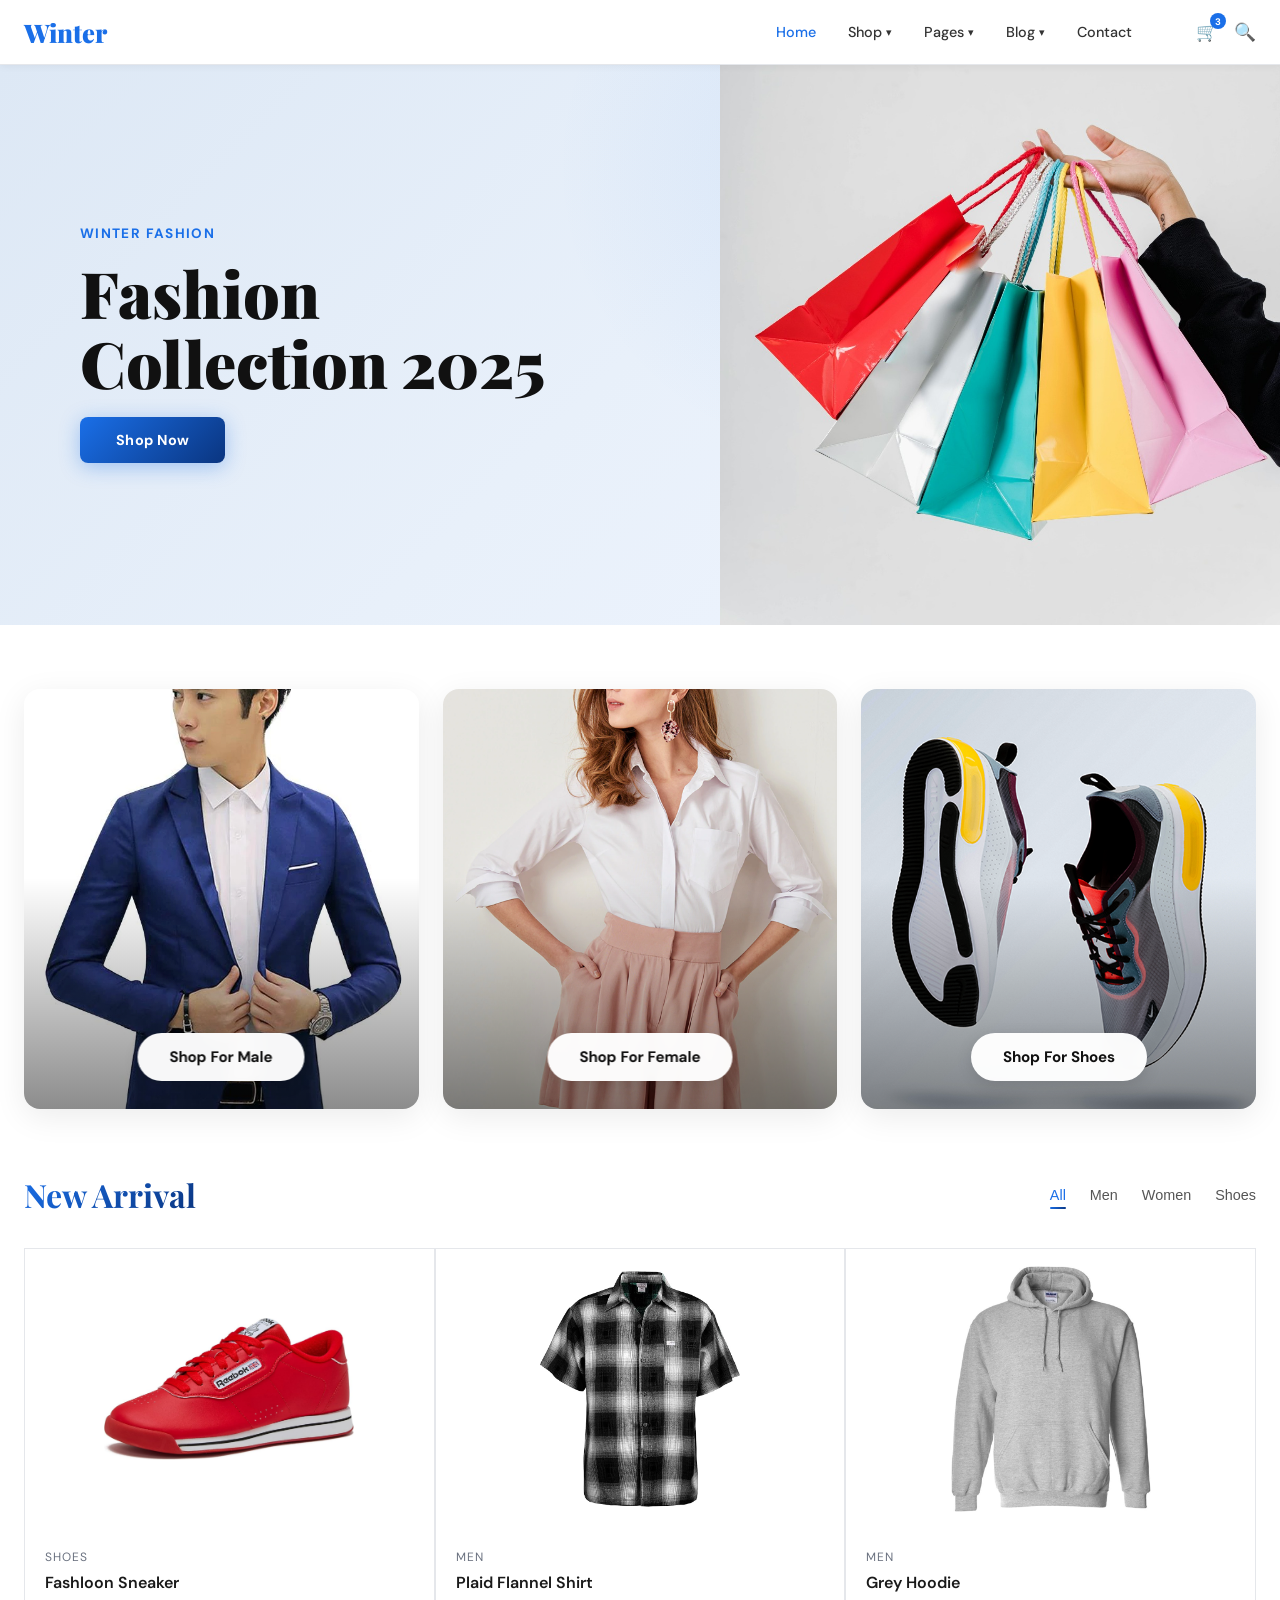
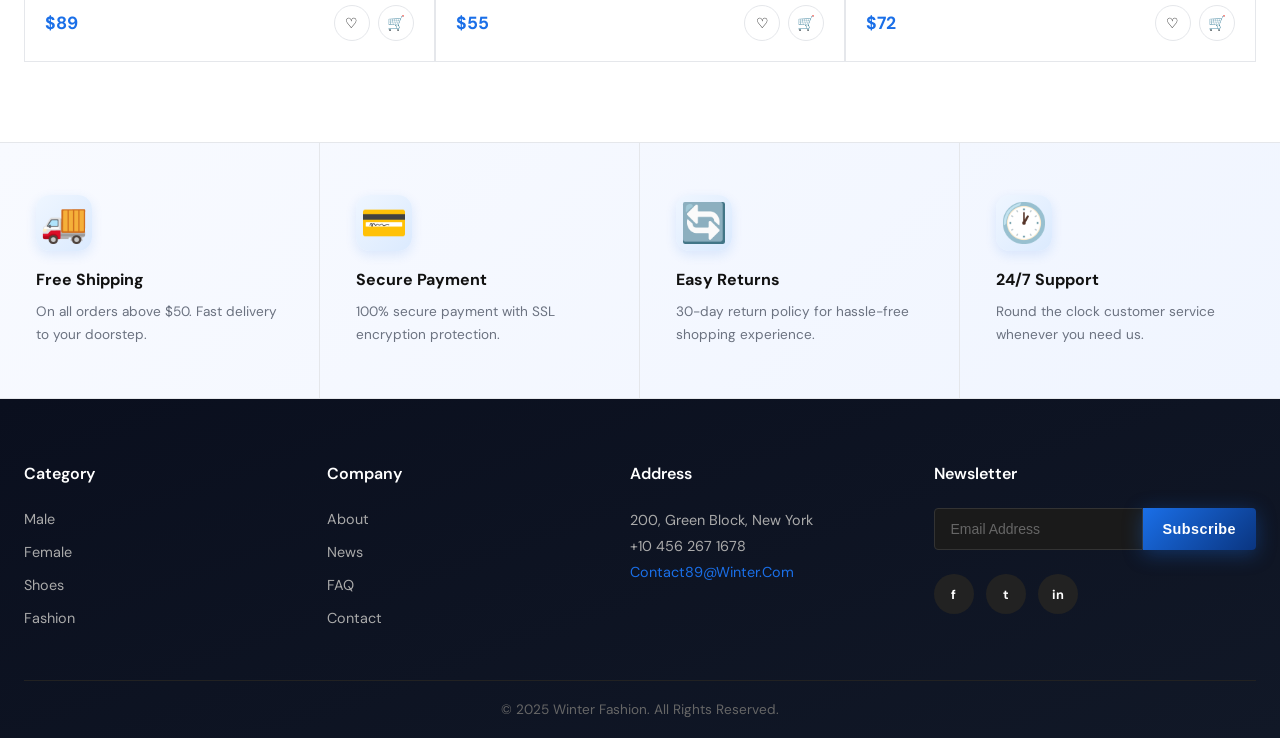
<file: index.html>
<!DOCTYPE html>
<html lang="en">
<head>
<meta charset="UTF-8">
<meta name="viewport" content="width=device-width, initial-scale=1.0">
<title>Winter Fashion</title>
<link href="https://fonts.googleapis.com/css2?family=Playfair+Display:wght@700;900&family=DM+Sans:wght@300;400;500;600&display=swap" rel="stylesheet">
<link rel="stylesheet" href="style.css">
</head>
<body>

<!-- NAVBAR -->
<nav class="navbar">
  <div class="nav-container">
    <a href="index.html" class="logo">Winter</a>
    <ul class="nav-links">
      <li><a href="index.html" class="active">Home</a></li>
      <li class="dropdown">
        <a href="#">Shop <span class="arrow">▾</span></a>
        <div class="dropdown-menu">
          <a href="male.html">Shop For Male</a>
          <a href="female.html">Shop For Female</a>
          <a href="shoes.html">Shoes</a>
        </div>
      </li>
      <li class="dropdown">
        <a href="#">Pages <span class="arrow">▾</span></a>
        <div class="dropdown-menu">
          <a href="product.html">Product Details</a>
          <a href="#">Login</a>
          <a href="#">Shopping Cart</a>
          <a href="#">Checkout</a>
        </div>
      </li>
      <li class="dropdown">
        <a href="#">Blog <span class="arrow">▾</span></a>
        <div class="dropdown-menu">
          <a href="#">Latest News</a>
          <a href="#">Fashion Tips</a>
        </div>
      </li>
      <li><a href="#">Contact</a></li>
    </ul>
    <div class="nav-icons">
      <a href="#" class="cart-icon">🛒<span class="badge">3</span></a>
      <a href="#" class="search-icon">🔍</a>
    </div>
    <button class="hamburger" onclick="toggleMenu()">☰</button>
  </div>
</nav>

<!-- HERO -->
<section class="hero">
  <div class="hero-content">
    <p class="hero-sub">Winter Fashion</p>
    <h1 class="hero-title">Fashion<br>Collection 2025</h1>
    <a href="male.html" class="btn-primary">Shop Now</a>
  </div>
  <div class="hero-image">
    <div class="hero-img-placeholder" style="padding-bottom: 250px;">
      <img src="hero.png" alt="Hero Image" style="width: 100%; height: auto;">
    </div>
  </div>
</section>

<!-- CATEGORY SECTION -->
<section class="categories">
  <div class="cat-card">
    <div class="cat-img cat-img-1">
      <div class="cat-img">
  <img src="feature_1.png" alt="">
</div>
    </div>
    <div class="cat-label"><a href="male.html">Shop For Male</a></div>
  </div>
  <div class="cat-card">
    <div class="cat-img cat-img-2">
        <img src="feature_2.png" alt="">

    </div>
    <div class="cat-label"><a href="female.html">Shop For Female</a></div>
  </div>
  <div class="cat-card">
    <div class="cat-img cat-img-3">
        <img src="feature_3.png" alt="">

    </div>
    <div class="cat-label"><a href="shoes.html">Shop For Shoes</a></div>
  </div>
</section>

<!-- NEW ARRIVALS -->
<section class="new-arrivals">
  <div class="section-header">
    <h2>New Arrival</h2>
    <div class="filter-tabs">
      <button class="tab active" onclick="filterProducts('all', this)">All</button>
      <button class="tab" onclick="filterProducts('men', this)">Men</button>
      <button class="tab" onclick="filterProducts('women', this)">Women</button>
      <button class="tab" onclick="filterProducts('shoes', this)">Shoes</button>
    </div>
  </div>
  <div class="products-grid" id="products-grid">
    <div class="product-card" data-cat="shoes">
      <div class="product-img" style="background:#FFFFFf;display:flex;align-items:center;justify-content:center;font-size:60px;">
        <img src="shoes.png" alt="Shoes"
        style="width: 250px;">
      </div>
      <div class="product-info">
        <span class="product-cat">Shoes</span>
        <h3>Fashloon Sneaker</h3>
        <div class="product-footer">
          <span class="price">$89</span>
          <div class="product-actions">
            <button class="icon-btn">♡</button>
            <button class="icon-btn">🛒</button>
          </div>
        </div>
      </div>
    </div>
    <div class="product-card" data-cat="men">
      <div class="product-img" style="background:#ffffff;display:flex;align-items:center;justify-content:center;font-size:60px;">
        <img src="shirt.png" alt="Shirt"
        style="width: 200px;">
      </div>
      <div class="product-info">
        <span class="product-cat">Men</span>
        <h3>Plaid Flannel Shirt</h3>
        <div class="product-footer">
          <span class="price">$55</span>
          <div class="product-actions">
            <button class="icon-btn">♡</button>
            <button class="icon-btn">🛒</button>
          </div>
        </div>
      </div>
    </div>
    <div class="product-card" data-cat="men">
      <div class="product-img" style="background:#ffffff;display:flex;align-items:center;justify-content:center;font-size:60px;">
        <img src="hoodie.png" alt="Hoodie"
        style="width: 200px;">
      </div>
      <div class="product-info">
        <span class="product-cat">Men</span>
        <h3>Grey Hoodie</h3>
        <div class="product-footer">
          <span class="price">$72</span>
          <div class="product-actions">
            <button class="icon-btn">♡</button>
            <button class="icon-btn">🛒</button>
          </div>
        </div>
      </div>
    </div>
    
    </div>
    
    </div>
    
    </div>
  </div>
</section>

<!-- FEATURES -->
<section class="features">
  <div class="feature">
    <div class="feature-icon">🚚</div>
    <h4>Free Shipping</h4>
    <p>On all orders above $50. Fast delivery to your doorstep.</p>
  </div>
  <div class="feature">
    <div class="feature-icon">💳</div>
    <h4>Secure Payment</h4>
    <p>100% secure payment with SSL encryption protection.</p>
  </div>
  <div class="feature">
    <div class="feature-icon">🔄</div>
    <h4>Easy Returns</h4>
    <p>30-day return policy for hassle-free shopping experience.</p>
  </div>
  <div class="feature">
    <div class="feature-icon">🕐</div>
    <h4>24/7 Support</h4>
    <p>Round the clock customer service whenever you need us.</p>
  </div>
</section>

<!-- FOOTER -->
<footer class="footer">
  <div class="footer-grid">
    <div class="footer-col">
      <h4>Category</h4>
      <ul>
        <li><a href="male.html">Male</a></li>
        <li><a href="female.html">Female</a></li>
        <li><a href="shoes.html">Shoes</a></li>
        <li><a href="#">Fashion</a></li>
      </ul>
    </div>
    <div class="footer-col">
      <h4>Company</h4>
      <ul>
        <li><a href="#">About</a></li>
        <li><a href="#">News</a></li>
        <li><a href="#">FAQ</a></li>
        <li><a href="#">Contact</a></li>
      </ul>
    </div>
    <div class="footer-col">
      <h4>Address</h4>
      <p>200, Green Block, New York</p>
      <p>+10 456 267 1678</p>
      <p><a href="mailto:contact@winter.com" style="color:#1a6fe8;">Contact89@Winter.Com</a></p>
    </div>
    <div class="footer-col">
      <h4>Newsletter</h4>
      <div class="newsletter">
        <input type="email" placeholder="Email Address">
        <button class="btn-primary">Subscribe</button>
      </div>
      <div class="social-icons">
        <a href="#" class="social">f</a>
        <a href="#" class="social">t</a>
        <a href="#" class="social">in</a>
      </div>
    </div>
  </div>
  <div class="footer-bottom">
    <p>© 2025 Winter Fashion. All Rights Reserved.</p>
  </div>
</footer>

<script src="main.js"></script>
</body>
</html>
</file>
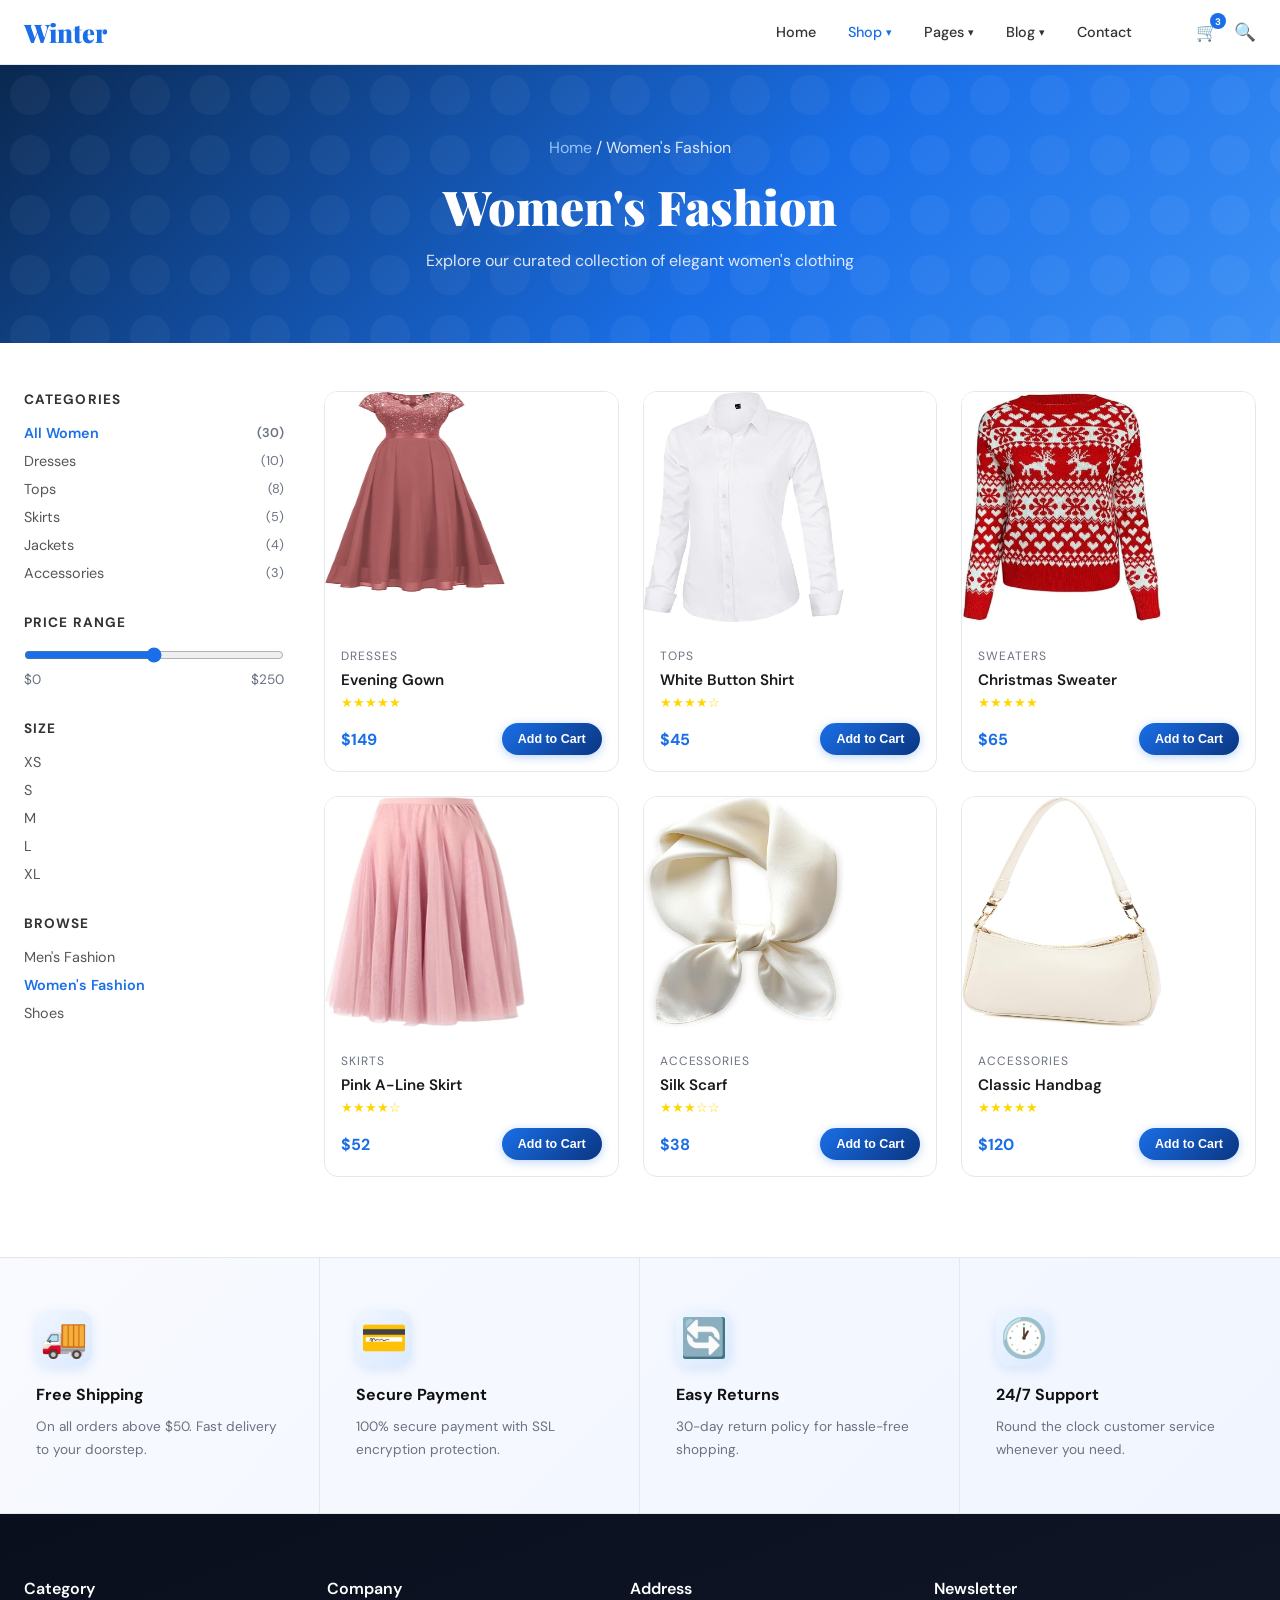
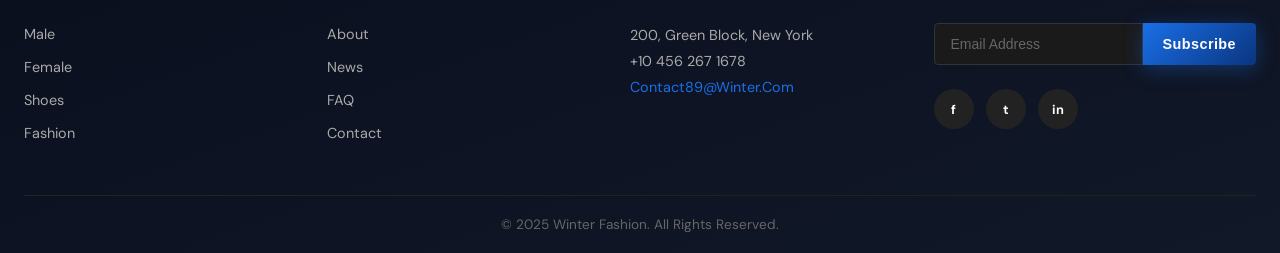
<file: Female.html>
<!DOCTYPE html>
<html lang="en">
<head>
<meta charset="UTF-8">
<meta name="viewport" content="width=device-width, initial-scale=1.0">
<title>Women's Fashion – Winter</title>
<link href="https://fonts.googleapis.com/css2?family=Playfair+Display:wght@700;900&family=DM+Sans:wght@300;400;500;600&display=swap" rel="stylesheet">
<link rel="stylesheet" href="style.css">
</head>
<body>

<nav class="navbar">
  <div class="nav-container">
    <a href="index.html" class="logo">Winter</a>
    <ul class="nav-links">
      <li><a href="index.html">Home</a></li>
      <li class="dropdown">
        <a href="#" class="active">Shop <span class="arrow">▾</span></a>
        <div class="dropdown-menu">
          <a href="male.html">Shop For Male</a>
          <a href="female.html">Shop For Female</a>
          <a href="shoes.html">Shoes</a>
        </div>
      </li>
      <li class="dropdown">
        <a href="#">Pages <span class="arrow">▾</span></a>
        <div class="dropdown-menu">
          <a href="product.html">Product Details</a>
          <a href="#">Login</a>
          <a href="#">Shopping Cart</a>
          <a href="#">Checkout</a>
        </div>
      </li>
      <li class="dropdown">
        <a href="#">Blog <span class="arrow">▾</span></a>
        <div class="dropdown-menu">
          <a href="#">Latest News</a>
          <a href="#">Fashion Tips</a>
        </div>
      </li>
      <li><a href="#">Contact</a></li>
    </ul>
    <div class="nav-icons">
      <a href="#" class="cart-icon">🛒<span class="badge">3</span></a>
      <a href="#" class="search-icon">🔍</a>
    </div>
    <button class="hamburger" onclick="toggleMenu()">☰</button>
  </div>
</nav>

<section class="shop-hero">
  <p class="breadcrumb"><a href="index.html">Home</a> / Women's Fashion</p>
  <h1>Women's Fashion</h1>
  <p>Explore our curated collection of elegant women's clothing</p>
</section>

<div class="shop-layout">
  <aside class="sidebar">
    <div class="sidebar-section">
      <h4>Categories</h4>
      <ul>
        <li><a href="#" class="active">All Women <span class="count">(30)</span></a></li>
        <li><a href="#">Dresses <span class="count">(10)</span></a></li>
        <li><a href="#">Tops <span class="count">(8)</span></a></li>
        <li><a href="#">Skirts <span class="count">(5)</span></a></li>
        <li><a href="#">Jackets <span class="count">(4)</span></a></li>
        <li><a href="#">Accessories <span class="count">(3)</span></a></li>
      </ul>
    </div>
    <div class="sidebar-section">
      <h4>Price Range</h4>
      <div class="price-range">
        <input type="range" min="0" max="500" value="250">
        <div class="price-range-vals"><span>$0</span><span>$250</span></div>
      </div>
    </div>
    <div class="sidebar-section">
      <h4>Size</h4>
      <ul>
        <li><a href="#">XS</a></li>
        <li><a href="#">S</a></li>
        <li><a href="#">M</a></li>
        <li><a href="#">L</a></li>
        <li><a href="#">XL</a></li>
      </ul>
    </div>
    <div class="sidebar-section">
      <h4>Browse</h4>
      <ul>
        <li><a href="male.html">Men's Fashion</a></li>
        <li><a href="female.html" class="active">Women's Fashion</a></li>
        <li><a href="shoes.html">Shoes</a></li>
      </ul>
    </div>
  </aside>

  <main>
    <div class="shop-grid">
      <div class="shop-product-card" onclick="location.href='product.html'">
        <div class="product-img" style="background:#FFFFFF;">
          <img src="evening.png" alt="Evening Gown" style="width: 180px; height: 200px;">
        </div>
        <div class="product-info">
          <p class="product-cat">Dresses</p>
          <h3>Evening Gown</h3>
          <div class="rating">★★★★★</div>
          <div class="product-footer">
            <span class="price">$149</span>
            <button class="add-btn">Add to Cart</button>
          </div>
        </div>
      </div>
      <div class="shop-product-card" onclick="location.href='product.html'">
        <div class="product-img" style="background:#FFFFFF;">
          <img src="whitebutton.png" alt="Shirt" style="width: 200px; height: 230px;">  
        </div>
        <div class="product-info">
          <p class="product-cat">Tops</p>
          <h3>White Button Shirt</h3>
          <div class="rating">★★★★☆</div>
          <div class="product-footer">
            <span class="price">$45</span>
            <button class="add-btn">Add to Cart</button>
          </div>
        </div>
      </div>
      <div class="shop-product-card" onclick="location.href='product.html'">
        <div class="product-img" style="background:#FFFFFF;">
          <img src="christmas.png" alt="Christmas Sweater" style="width: 200px; height: 230px;">
        </div>
        <div class="product-info">
          <p class="product-cat">Sweaters</p>
          <h3>Christmas Sweater</h3>
          <div class="rating">★★★★★</div>
          <div class="product-footer">
            <span class="price">$65</span>
            <button class="add-btn">Add to Cart</button>
          </div>
        </div>
      </div>
      <div class="shop-product-card" onclick="location.href='product.html'">
        <div class="product-img" style="background:#FFFFFF;">
          <img src="pinkskirt.png" alt="Pink Skirt" style="width: 200px; height: 230px;">
        </div>
        <div class="product-info">
          <p class="product-cat">Skirts</p>
          <h3>Pink A-Line Skirt</h3>
          <div class="rating">★★★★☆</div>
          <div class="product-footer">
            <span class="price">$52</span>
            <button class="add-btn">Add to Cart</button>
          </div>
        </div>
      </div>
      <div class="shop-product-card" onclick="location.href='product.html'">
        <div class="product-img" style="background:#FFFFFF;">
          <img src="silkscarf.png" alt="Silk Scarf" style="width: 200px; height: 230px;">
        </div>
        <div class="product-info">
          <p class="product-cat">Accessories</p>
          <h3>Silk Scarf</h3>
          <div class="rating">★★★☆☆</div>
          <div class="product-footer">
            <span class="price">$38</span>
            <button class="add-btn">Add to Cart</button>
          </div>
        </div>
      </div>
      <div class="shop-product-card" onclick="location.href='product.html'">
        <div class="product-img" style="background:#FFFFFF;">
          <img src="handbag.png" alt="Handbag" style="width: 200px; height: 230px;">
          
        </div>
        <div class="product-info">
          <p class="product-cat">Accessories</p>
          <h3>Classic Handbag</h3>
          <div class="rating">★★★★★</div>
          <div class="product-footer">
            <span class="price">$120</span>
            <button class="add-btn">Add to Cart</button>
          </div>
        </div>
      </div>
    </div>
  </main>
</div>

<section class="features">
  <div class="feature"><div class="feature-icon">🚚</div><h4>Free Shipping</h4><p>On all orders above $50. Fast delivery to your doorstep.</p></div>
  <div class="feature"><div class="feature-icon">💳</div><h4>Secure Payment</h4><p>100% secure payment with SSL encryption protection.</p></div>
  <div class="feature"><div class="feature-icon">🔄</div><h4>Easy Returns</h4><p>30-day return policy for hassle-free shopping.</p></div>
  <div class="feature"><div class="feature-icon">🕐</div><h4>24/7 Support</h4><p>Round the clock customer service whenever you need.</p></div>
</section>

<footer class="footer">
  <div class="footer-grid">
    <div class="footer-col"><h4>Category</h4><ul><li><a href="male.html">Male</a></li><li><a href="female.html">Female</a></li><li><a href="shoes.html">Shoes</a></li><li><a href="#">Fashion</a></li></ul></div>
    <div class="footer-col"><h4>Company</h4><ul><li><a href="#">About</a></li><li><a href="#">News</a></li><li><a href="#">FAQ</a></li><li><a href="#">Contact</a></li></ul></div>
    <div class="footer-col"><h4>Address</h4><p>200, Green Block, New York</p><p>+10 456 267 1678</p><p><a href="mailto:contact@winter.com" style="color:#1a6fe8;">Contact89@Winter.Com</a></p></div>
    <div class="footer-col"><h4>Newsletter</h4><div class="newsletter"><input type="email" placeholder="Email Address"><button class="btn-primary">Subscribe</button></div><div class="social-icons"><a href="#" class="social">f</a><a href="#" class="social">t</a><a href="#" class="social">in</a></div></div>
  </div>
  <div class="footer-bottom"><p>© 2025 Winter Fashion. All Rights Reserved.</p></div>
</footer>

<script src="main.js"></script>
</body>
</html>
</file>
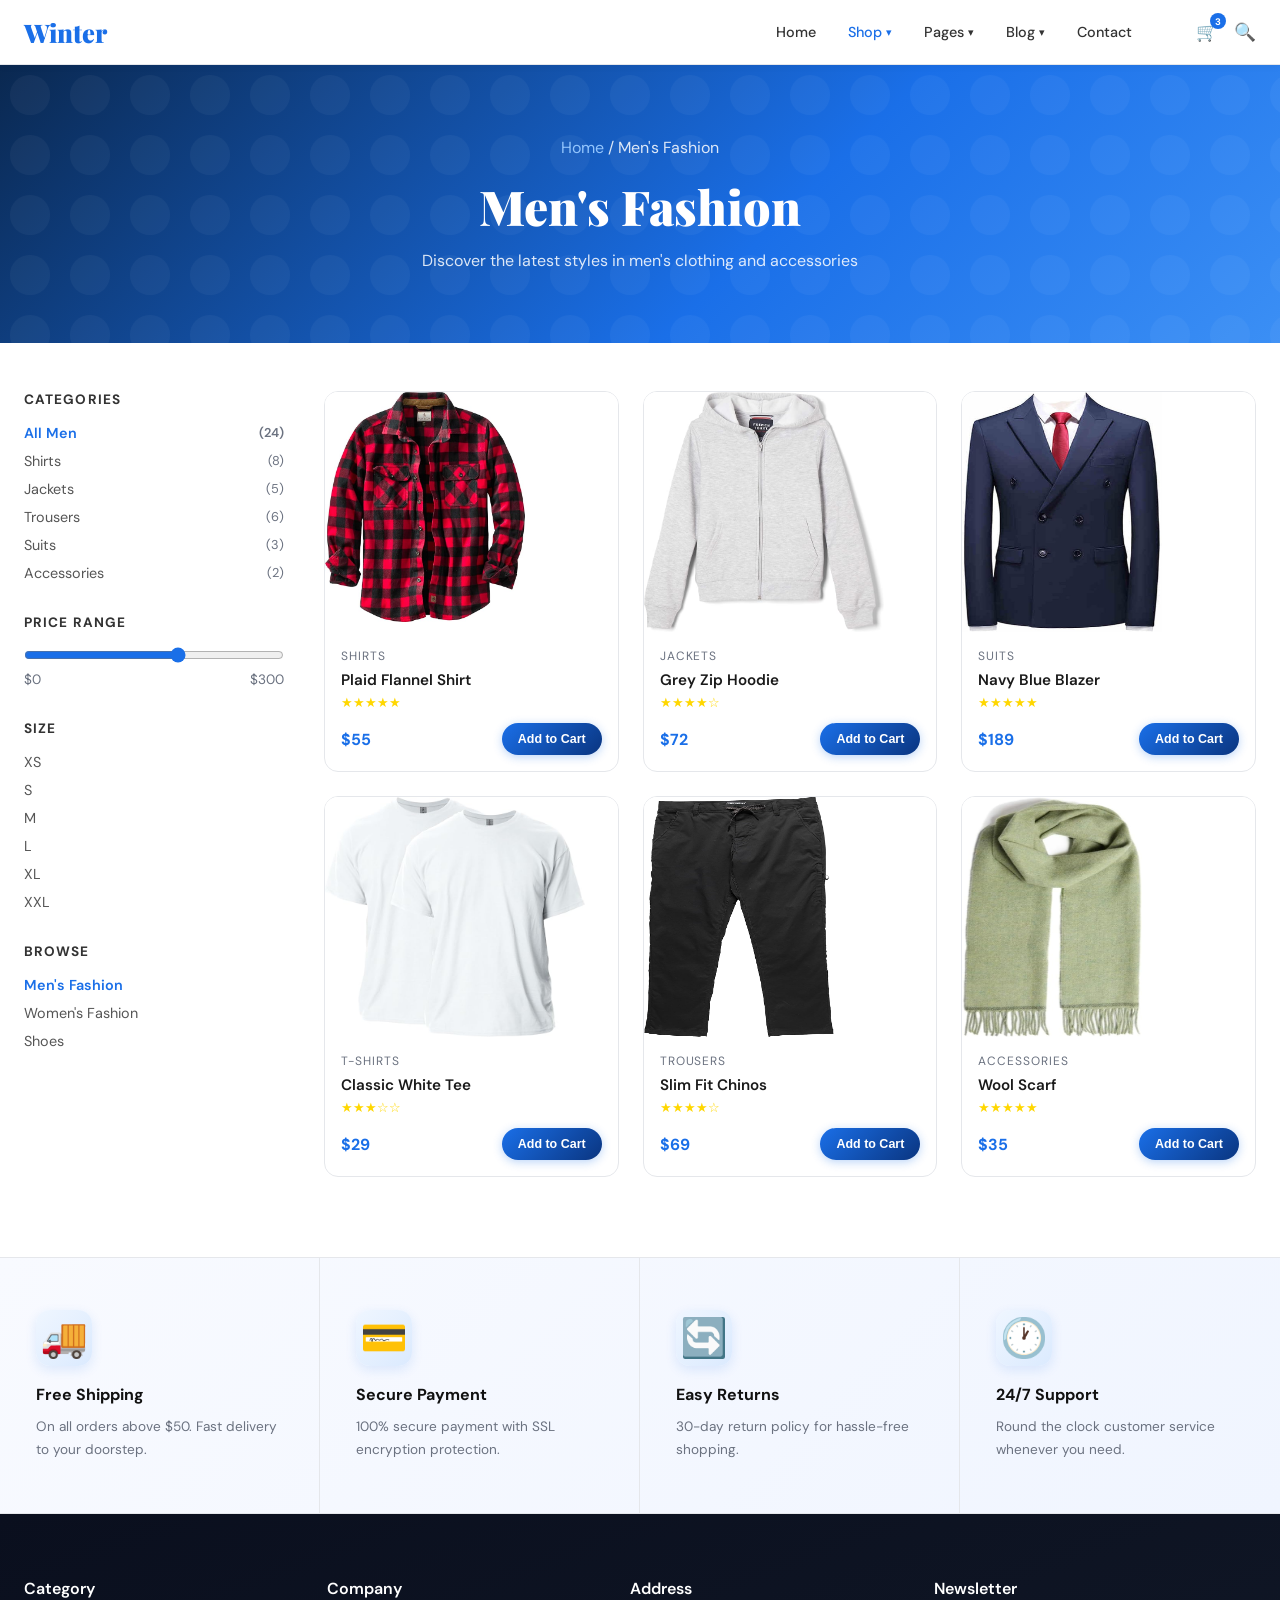
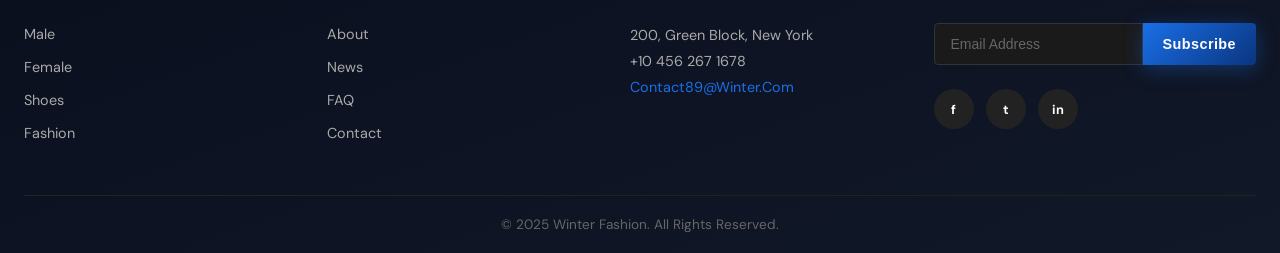
<file: male.html>
<!DOCTYPE html>
<html lang="en">
<head>
<meta charset="UTF-8">
<meta name="viewport" content="width=device-width, initial-scale=1.0">
<title>Men's Fashion – Winter</title>
<link href="https://fonts.googleapis.com/css2?family=Playfair+Display:wght@700;900&family=DM+Sans:wght@300;400;500;600&display=swap" rel="stylesheet">
<link rel="stylesheet" href="style.css">
</head>
<body>

<nav class="navbar">
  <div class="nav-container">
    <a href="index.html" class="logo">Winter</a>
    <ul class="nav-links">
      <li><a href="index.html">Home</a></li>
      <li class="dropdown">
        <a href="#" class="active">Shop <span class="arrow">▾</span></a>
        <div class="dropdown-menu">
          <a href="male.html">Shop For Male</a>
          <a href="female.html">Shop For Female</a>
          <a href="shoes.html">Shoes</a>
        </div>
      </li>
      <li class="dropdown">
        <a href="#">Pages <span class="arrow">▾</span></a>
        <div class="dropdown-menu">
          <a href="product.html">Product Details</a>
          <a href="#">Login</a>
          <a href="#">Shopping Cart</a>
          <a href="#">Checkout</a>
        </div>
      </li>
      <li class="dropdown">
        <a href="#">Blog <span class="arrow">▾</span></a>
        <div class="dropdown-menu">
          <a href="#">Latest News</a>
          <a href="#">Fashion Tips</a>
        </div>
      </li>
      <li><a href="#">Contact</a></li>
    </ul>
    <div class="nav-icons">
      <a href="#" class="cart-icon">🛒<span class="badge">3</span></a>
      <a href="#" class="search-icon">🔍</a>
    </div>
    <button class="hamburger" onclick="toggleMenu()">☰</button>
  </div>
</nav>

<section class="shop-hero">
  <p class="breadcrumb"><a href="index.html">Home</a> / Men's Fashion</p>
  <h1>Men's Fashion</h1>
  <p>Discover the latest styles in men's clothing and accessories</p>
</section>

<div class="shop-layout">
  <!-- SIDEBAR -->
  <aside class="sidebar">
    <div class="sidebar-section">
      <h4>Categories</h4>
      <ul>
        <li><a href="#" class="active">All Men <span class="count">(24)</span></a></li>
        <li><a href="#">Shirts <span class="count">(8)</span></a></li>
        <li><a href="#">Jackets <span class="count">(5)</span></a></li>
        <li><a href="#">Trousers <span class="count">(6)</span></a></li>
        <li><a href="#">Suits <span class="count">(3)</span></a></li>
        <li><a href="#">Accessories <span class="count">(2)</span></a></li>
      </ul>
    </div>
    <div class="sidebar-section">
      <h4>Price Range</h4>
      <div class="price-range">
        <input type="range" min="0" max="500" value="300">
        <div class="price-range-vals"><span>$0</span><span>$300</span></div>
      </div>
    </div>
    <div class="sidebar-section">
      <h4>Size</h4>
      <ul>
        <li><a href="#">XS</a></li>
        <li><a href="#">S</a></li>
        <li><a href="#">M</a></li>
        <li><a href="#">L</a></li>
        <li><a href="#">XL</a></li>
        <li><a href="#">XXL</a></li>
      </ul>
    </div>
    <div class="sidebar-section">
      <h4>Browse</h4>
      <ul>
        <li><a href="male.html" class="active">Men's Fashion</a></li>
        <li><a href="female.html">Women's Fashion</a></li>
        <li><a href="shoes.html">Shoes</a></li>
      </ul>
    </div>
  </aside>

  <!-- PRODUCTS -->
  <main>
    <div class="shop-grid">
      <div class="shop-product-card" onclick="location.href='product.html'">
        <div class="product-img" style="background:#FFFFFF;">
          <img src="shirt2.png" alt="Shirt" style="width: 200px; height: 230px;">
        </div>
        <div class="product-info">
          <p class="product-cat">Shirts</p>
          <h3>Plaid Flannel Shirt</h3>
          <div class="rating">★★★★★</div>
          <div class="product-footer">
            <span class="price">$55</span>
            <button class="add-btn">Add to Cart</button>
          </div>
        </div>
      </div>
      <div class="shop-product-card" onclick="location.href='product.html'">
        <div class="product-img" style="background:#FFFFFF;">
          <img src="greyziphoodie.png" alt="Hoodie" style="width: 240px; height: 240px;"
          style="background-color: white;">
        </div>
        <div class="product-info">
          <p class="product-cat">Jackets</p>
          <h3>Grey Zip Hoodie</h3>
          <div class="rating">★★★★☆</div>
          <div class="product-footer">
            <span class="price">$72</span>
            <button class="add-btn">Add to Cart</button>
          </div>
        </div>
      </div>
      <div class="shop-product-card" onclick="location.href='product.html'">
        <div class="product-img" style="font-size:56px; background-color: white;">
          <img src="blazer.png" alt="Blazer" style="width: 200px; height: 240px;">
        </div>
        <div class="product-info">
          <p class="product-cat">Suits</p>
          <h3>Navy Blue Blazer</h3>
          <div class="rating">★★★★★</div>
          <div class="product-footer">
            <span class="price">$189</span>
            <button class="add-btn">Add to Cart</button>
          </div>
        </div>
      </div>
      <div class="shop-product-card" onclick="location.href='product.html'">
        <div class="product-img" style="font-size:56px; background-color: white;">
          <img src="whitetee.png" alt="T-Shirt" style="width: 260px; height: 240px;">
        </div>
        <div class="product-info">
          <p class="product-cat">T-Shirts</p>
          <h3>Classic White Tee</h3>
          <div class="rating">★★★☆☆</div>
          <div class="product-footer">
            <span class="price">$29</span>
            <button class="add-btn">Add to Cart</button>
          </div>
        </div>
      </div>
      <div class="shop-product-card" onclick="location.href='product.html'">
        <div class="product-img" style="font-size:56px; background-color: white;">
          <img src="chinos.png" alt="Chinos" style="width: 190px; height: 240px;">
        </div>
        <div class="product-info">
          <p class="product-cat">Trousers</p>
          <h3>Slim Fit Chinos</h3>
          <div class="rating">★★★★☆</div>
          <div class="product-footer">
            <span class="price">$69</span>
            <button class="add-btn">Add to Cart</button>
          </div>
        </div>
      </div>
      <div class="shop-product-card" onclick="location.href='product.html'">
        <div class="product-img" style="font-size:56px; background-color: white;">
          <img src="scarf.png" alt="Scarf" style="width: 180px; height: 240px;">
        </div>
        <div class="product-info">
          <p class="product-cat">Accessories</p>
          <h3>Wool Scarf</h3>
          <div class="rating">★★★★★</div>
          <div class="product-footer">
            <span class="price">$35</span>
            <button class="add-btn">Add to Cart</button>
          </div>
        </div>
      </div>
    </div>
  </main>
</div>

<!-- FEATURES -->
<section class="features">
  <div class="feature"><div class="feature-icon">🚚</div><h4>Free Shipping</h4><p>On all orders above $50. Fast delivery to your doorstep.</p></div>
  <div class="feature"><div class="feature-icon">💳</div><h4>Secure Payment</h4><p>100% secure payment with SSL encryption protection.</p></div>
  <div class="feature"><div class="feature-icon">🔄</div><h4>Easy Returns</h4><p>30-day return policy for hassle-free shopping.</p></div>
  <div class="feature"><div class="feature-icon">🕐</div><h4>24/7 Support</h4><p>Round the clock customer service whenever you need.</p></div>
</section>

<footer class="footer">
  <div class="footer-grid">
    <div class="footer-col"><h4>Category</h4><ul><li><a href="male.html">Male</a></li><li><a href="female.html">Female</a></li><li><a href="shoes.html">Shoes</a></li><li><a href="#">Fashion</a></li></ul></div>
    <div class="footer-col"><h4>Company</h4><ul><li><a href="#">About</a></li><li><a href="#">News</a></li><li><a href="#">FAQ</a></li><li><a href="#">Contact</a></li></ul></div>
    <div class="footer-col"><h4>Address</h4><p>200, Green Block, New York</p><p>+10 456 267 1678</p><p><a href="mailto:contact@winter.com" style="color:#1a6fe8;">Contact89@Winter.Com</a></p></div>
    <div class="footer-col"><h4>Newsletter</h4><div class="newsletter"><input type="email" placeholder="Email Address"><button class="btn-primary">Subscribe</button></div><div class="social-icons"><a href="#" class="social">f</a><a href="#" class="social">t</a><a href="#" class="social">in</a></div></div>
  </div>
  <div class="footer-bottom"><p>© 2025 Winter Fashion. All Rights Reserved.</p></div>
</footer>

<script src="main.js"></script>
</body>
</html>
</file>
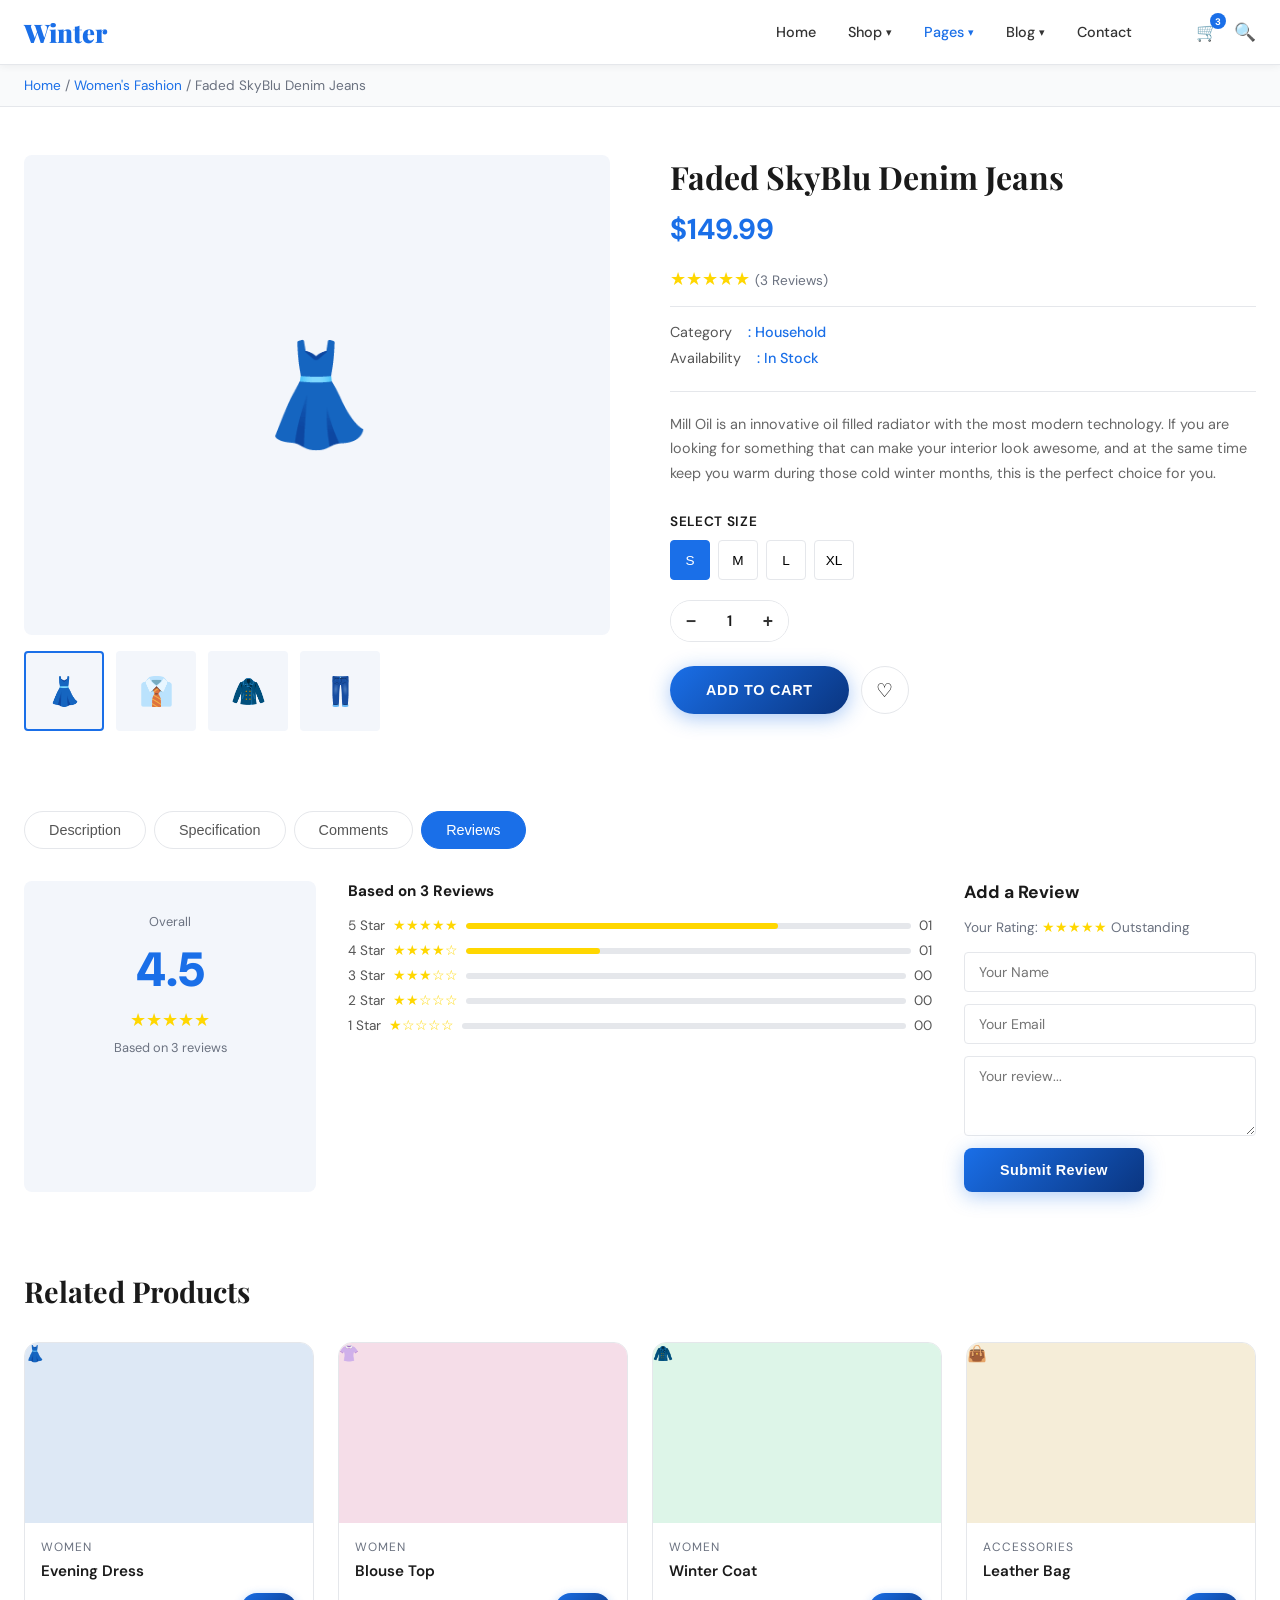
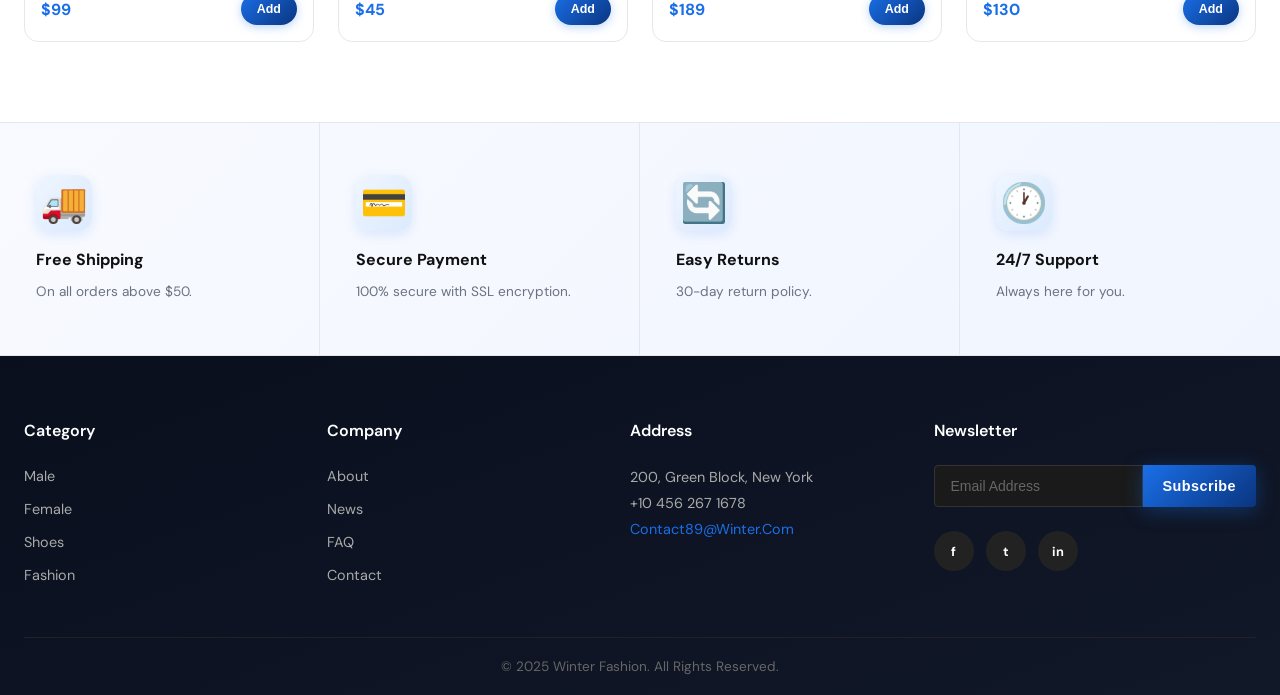
<file: product.html>
<!DOCTYPE html>
<html lang="en">
<head>
<meta charset="UTF-8">
<meta name="viewport" content="width=device-width, initial-scale=1.0">
<title>Product Details – Winter</title>
<link href="https://fonts.googleapis.com/css2?family=Playfair+Display:wght@700;900&family=DM+Sans:wght@300;400;500;600&display=swap" rel="stylesheet">
<link rel="stylesheet" href="style.css">
</head>
<body>

<nav class="navbar">
  <div class="nav-container">
    <a href="index.html" class="logo">Winter</a>
    <ul class="nav-links">
      <li><a href="index.html">Home</a></li>
      <li class="dropdown">
        <a href="#">Shop <span class="arrow">▾</span></a>
        <div class="dropdown-menu">
          <a href="male.html">Shop For Male</a>
          <a href="female.html">Shop For Female</a>
          <a href="shoes.html">Shoes</a>
        </div>
      </li>
      <li class="dropdown">
        <a href="#" class="active">Pages <span class="arrow">▾</span></a>
        <div class="dropdown-menu">
          <a href="product.html">Product Details</a>
          <a href="#">Login</a>
          <a href="#">Shopping Cart</a>
          <a href="#">Checkout</a>
        </div>
      </li>
      <li class="dropdown">
        <a href="#">Blog <span class="arrow">▾</span></a>
        <div class="dropdown-menu">
          <a href="#">Latest News</a>
          <a href="#">Fashion Tips</a>
        </div>
      </li>
      <li><a href="#">Contact</a></li>
    </ul>
    <div class="nav-icons">
      <a href="#" class="cart-icon">🛒<span class="badge">3</span></a>
      <a href="#" class="search-icon">🔍</a>
    </div>
    <button class="hamburger" onclick="toggleMenu()">☰</button>
  </div>
</nav>

<!-- BREADCRUMB -->
<div style="background:#f9fafb; padding:12px 24px; border-bottom:1px solid #e5e7eb;">
  <p style="max-width:1280px;margin:0 auto;font-size:0.85rem;color:#6b7280;">
    <a href="index.html" style="color:#1a6fe8;">Home</a> /
    <a href="female.html" style="color:#1a6fe8;">Women's Fashion</a> /
    Faded SkyBlu Denim Jeans
  </p>
</div>

<!-- PRODUCT DETAIL -->
<div class="product-detail">
  <!-- Images -->
  <div class="product-images">
    <div class="main-image" id="main-img">👗</div>
    <div class="thumbnails">
      <div class="thumb active" onclick="selectThumb(this, '👗')">👗</div>
      <div class="thumb" onclick="selectThumb(this, '👔')">👔</div>
      <div class="thumb" onclick="selectThumb(this, '🧥')">🧥</div>
      <div class="thumb" onclick="selectThumb(this, '👖')">👖</div>
    </div>
  </div>

  <!-- Info -->
  <div class="product-detail-info">
    <h1>Faded SkyBlu Denim Jeans</h1>
    <div class="detail-price">$149.99</div>
    <div class="rating" style="font-size:1.1rem;margin-bottom:16px;">★★★★★ <span style="color:#6b7280;font-size:0.85rem;">(3 Reviews)</span></div>
    <div class="detail-meta">
      <p>Category <span>: Household</span></p>
      <p>Availability <span>: In Stock</span></p>
    </div>
    <p class="detail-desc">
      Mill Oil is an innovative oil filled radiator with the most modern technology.
      If you are looking for something that can make your interior look awesome,
      and at the same time keep you warm during those cold winter months, this is the perfect choice for you.
    </p>

    <!-- Size -->
    <div style="margin-bottom:20px;">
      <p style="font-size:0.85rem;font-weight:600;margin-bottom:10px;text-transform:uppercase;letter-spacing:0.05em;">Select Size</p>
      <div style="display:flex;gap:8px;">
        <button class="size-btn active-size" onclick="selectSize(this)">S</button>
        <button class="size-btn" onclick="selectSize(this)">M</button>
        <button class="size-btn" onclick="selectSize(this)">L</button>
        <button class="size-btn" onclick="selectSize(this)">XL</button>
      </div>
    </div>

    <div class="qty-selector">
      <button class="qty-btn" onclick="changeQty(-1)">−</button>
      <span class="qty-display" id="qty">1</span>
      <button class="qty-btn" onclick="changeQty(1)">+</button>
    </div>

    <div class="detail-actions">
      <button class="btn-add-cart" onclick="addToCart()">ADD TO CART</button>
      <button class="btn-wishlist">♡</button>
    </div>
  </div>
</div>

<!-- TABS -->
<div class="product-tabs">
  <div class="tab-buttons">
    <button class="tab-btn" onclick="showTab('desc', this)">Description</button>
    <button class="tab-btn" onclick="showTab('spec', this)">Specification</button>
    <button class="tab-btn" onclick="showTab('comments', this)">Comments</button>
    <button class="tab-btn active" onclick="showTab('reviews', this)">Reviews</button>
  </div>

  <div class="tab-content" id="desc">
    <p style="color:#555;line-height:1.8;max-width:700px;">This is a premium quality denim jean crafted for everyday wear. The faded sky blue finish gives it a casual yet stylish look perfect for any occasion. Made from 98% cotton and 2% elastane for comfort and durability.</p>
  </div>

  <div class="tab-content" id="spec">
    <table style="border-collapse:collapse;width:100%;max-width:500px;">
      <tr style="border-bottom:1px solid #e5e7eb;"><td style="padding:12px;font-weight:600;color:#333;">Material</td><td style="padding:12px;color:#555;">98% Cotton, 2% Elastane</td></tr>
      <tr style="border-bottom:1px solid #e5e7eb;"><td style="padding:12px;font-weight:600;color:#333;">Fit</td><td style="padding:12px;color:#555;">Slim Fit</td></tr>
      <tr style="border-bottom:1px solid #e5e7eb;"><td style="padding:12px;font-weight:600;color:#333;">Wash</td><td style="padding:12px;color:#555;">Machine Washable</td></tr>
      <tr><td style="padding:12px;font-weight:600;color:#333;">Origin</td><td style="padding:12px;color:#555;">Made in USA</td></tr>
    </table>
  </div>

  <div class="tab-content" id="comments">
    <p style="color:#555;">No comments yet. Be the first to comment on this product.</p>
  </div>

  <div class="tab-content active" id="reviews">
    <div class="reviews-section">
      <div class="overall-box">
        <p style="font-size:0.8rem;color:#6b7280;margin-bottom:8px;">Overall</p>
        <div class="overall-score">4.5</div>
        <div style="color:#ffd700;font-size:1.1rem;margin:8px 0;">★★★★★</div>
        <p style="font-size:0.8rem;color:#6b7280;">Based on 3 reviews</p>
      </div>

      <div class="star-breakdown">
        <h4 style="margin-bottom:16px;font-size:0.95rem;">Based on 3 Reviews</h4>
        <div class="star-row"><span>5 Star</span><span style="color:#ffd700;">★★★★★</span><div class="star-bar"><div class="star-fill" style="width:70%"></div></div><span>01</span></div>
        <div class="star-row"><span>4 Star</span><span style="color:#ffd700;">★★★★☆</span><div class="star-bar"><div class="star-fill" style="width:30%"></div></div><span>01</span></div>
        <div class="star-row"><span>3 Star</span><span style="color:#ffd700;">★★★☆☆</span><div class="star-bar"><div class="star-fill" style="width:0%"></div></div><span>00</span></div>
        <div class="star-row"><span>2 Star</span><span style="color:#ffd700;">★★☆☆☆</span><div class="star-bar"><div class="star-fill" style="width:0%"></div></div><span>00</span></div>
        <div class="star-row"><span>1 Star</span><span style="color:#ffd700;">★☆☆☆☆</span><div class="star-bar"><div class="star-fill" style="width:0%"></div></div><span>00</span></div>
      </div>

      <div class="add-review">
        <h3>Add a Review</h3>
        <p style="font-size:0.85rem;color:#6b7280;margin-bottom:16px;">Your Rating: <span style="color:#ffd700;">★★★★★</span> Outstanding</p>
        <div class="review-form">
          <input type="text" placeholder="Your Name">
          <input type="email" placeholder="Your Email">
          <textarea placeholder="Your review..."></textarea>
          <button class="btn-primary" style="align-self:flex-start;">Submit Review</button>
        </div>
      </div>
    </div>
  </div>
</div>

<!-- Related Products -->
<div style="max-width:1280px;margin:0 auto 80px;padding:0 24px;">
  <h2 style="font-family:'Playfair Display',serif;font-size:1.8rem;margin-bottom:32px;">Related Products</h2>
  <div style="display:grid;grid-template-columns:repeat(4,1fr);gap:24px;">
    <div class="shop-product-card" onclick="location.href='product.html'">
      <div class="product-img" style="height:180px;background:#dde8f5;">👗</div>
      <div class="product-info"><p class="product-cat">Women</p><h3>Evening Dress</h3><div class="product-footer"><span class="price">$99</span><button class="add-btn">Add</button></div></div>
    </div>
    <div class="shop-product-card" onclick="location.href='product.html'">
      <div class="product-img" style="height:180px;background:#f5dde8;">👚</div>
      <div class="product-info"><p class="product-cat">Women</p><h3>Blouse Top</h3><div class="product-footer"><span class="price">$45</span><button class="add-btn">Add</button></div></div>
    </div>
    <div class="shop-product-card" onclick="location.href='product.html'">
      <div class="product-img" style="height:180px;background:#ddf5e8;">🧥</div>
      <div class="product-info"><p class="product-cat">Women</p><h3>Winter Coat</h3><div class="product-footer"><span class="price">$189</span><button class="add-btn">Add</button></div></div>
    </div>
    <div class="shop-product-card" onclick="location.href='product.html'">
      <div class="product-img" style="height:180px;background:#f5edd8;">👜</div>
      <div class="product-info"><p class="product-cat">Accessories</p><h3>Leather Bag</h3><div class="product-footer"><span class="price">$130</span><button class="add-btn">Add</button></div></div>
    </div>
  </div>
</div>

<section class="features">
  <div class="feature"><div class="feature-icon">🚚</div><h4>Free Shipping</h4><p>On all orders above $50.</p></div>
  <div class="feature"><div class="feature-icon">💳</div><h4>Secure Payment</h4><p>100% secure with SSL encryption.</p></div>
  <div class="feature"><div class="feature-icon">🔄</div><h4>Easy Returns</h4><p>30-day return policy.</p></div>
  <div class="feature"><div class="feature-icon">🕐</div><h4>24/7 Support</h4><p>Always here for you.</p></div>
</section>

<footer class="footer">
  <div class="footer-grid">
    <div class="footer-col"><h4>Category</h4><ul><li><a href="male.html">Male</a></li><li><a href="female.html">Female</a></li><li><a href="shoes.html">Shoes</a></li><li><a href="#">Fashion</a></li></ul></div>
    <div class="footer-col"><h4>Company</h4><ul><li><a href="#">About</a></li><li><a href="#">News</a></li><li><a href="#">FAQ</a></li><li><a href="#">Contact</a></li></ul></div>
    <div class="footer-col"><h4>Address</h4><p>200, Green Block, New York</p><p>+10 456 267 1678</p><p><a href="mailto:contact@winter.com" style="color:#1a6fe8;">Contact89@Winter.Com</a></p></div>
    <div class="footer-col"><h4>Newsletter</h4><div class="newsletter"><input type="email" placeholder="Email Address"><button class="btn-primary">Subscribe</button></div><div class="social-icons"><a href="#" class="social">f</a><a href="#" class="social">t</a><a href="#" class="social">in</a></div></div>
  </div>
  <div class="footer-bottom"><p>© 2025 Winter Fashion. All Rights Reserved.</p></div>
</footer>

<style>
.size-btn {
  width: 40px; height: 40px; border: 1px solid #e5e7eb;
  background: #fff; cursor: pointer; border-radius: 4px;
  font-size: 0.85rem; font-weight: 500; transition: all 0.2s;
}
.size-btn:hover { border-color: #1a6fe8; color: #1a6fe8; }
.size-btn.active-size { background: #1a6fe8; border-color: #1a6fe8; color: #fff; }
</style>

<script src="main.js"></script>
<script>
function selectThumb(el, emoji) {
  document.querySelectorAll('.thumb').forEach(t => t.classList.remove('active'));
  el.classList.add('active');
  document.getElementById('main-img').textContent = emoji;
}
function selectSize(el) {
  document.querySelectorAll('.size-btn').forEach(b => b.classList.remove('active-size'));
  el.classList.add('active-size');
}
// Init tab
showTab('reviews', document.querySelector('.tab-btn.active'));
</script>
</body>
</html>
</file>
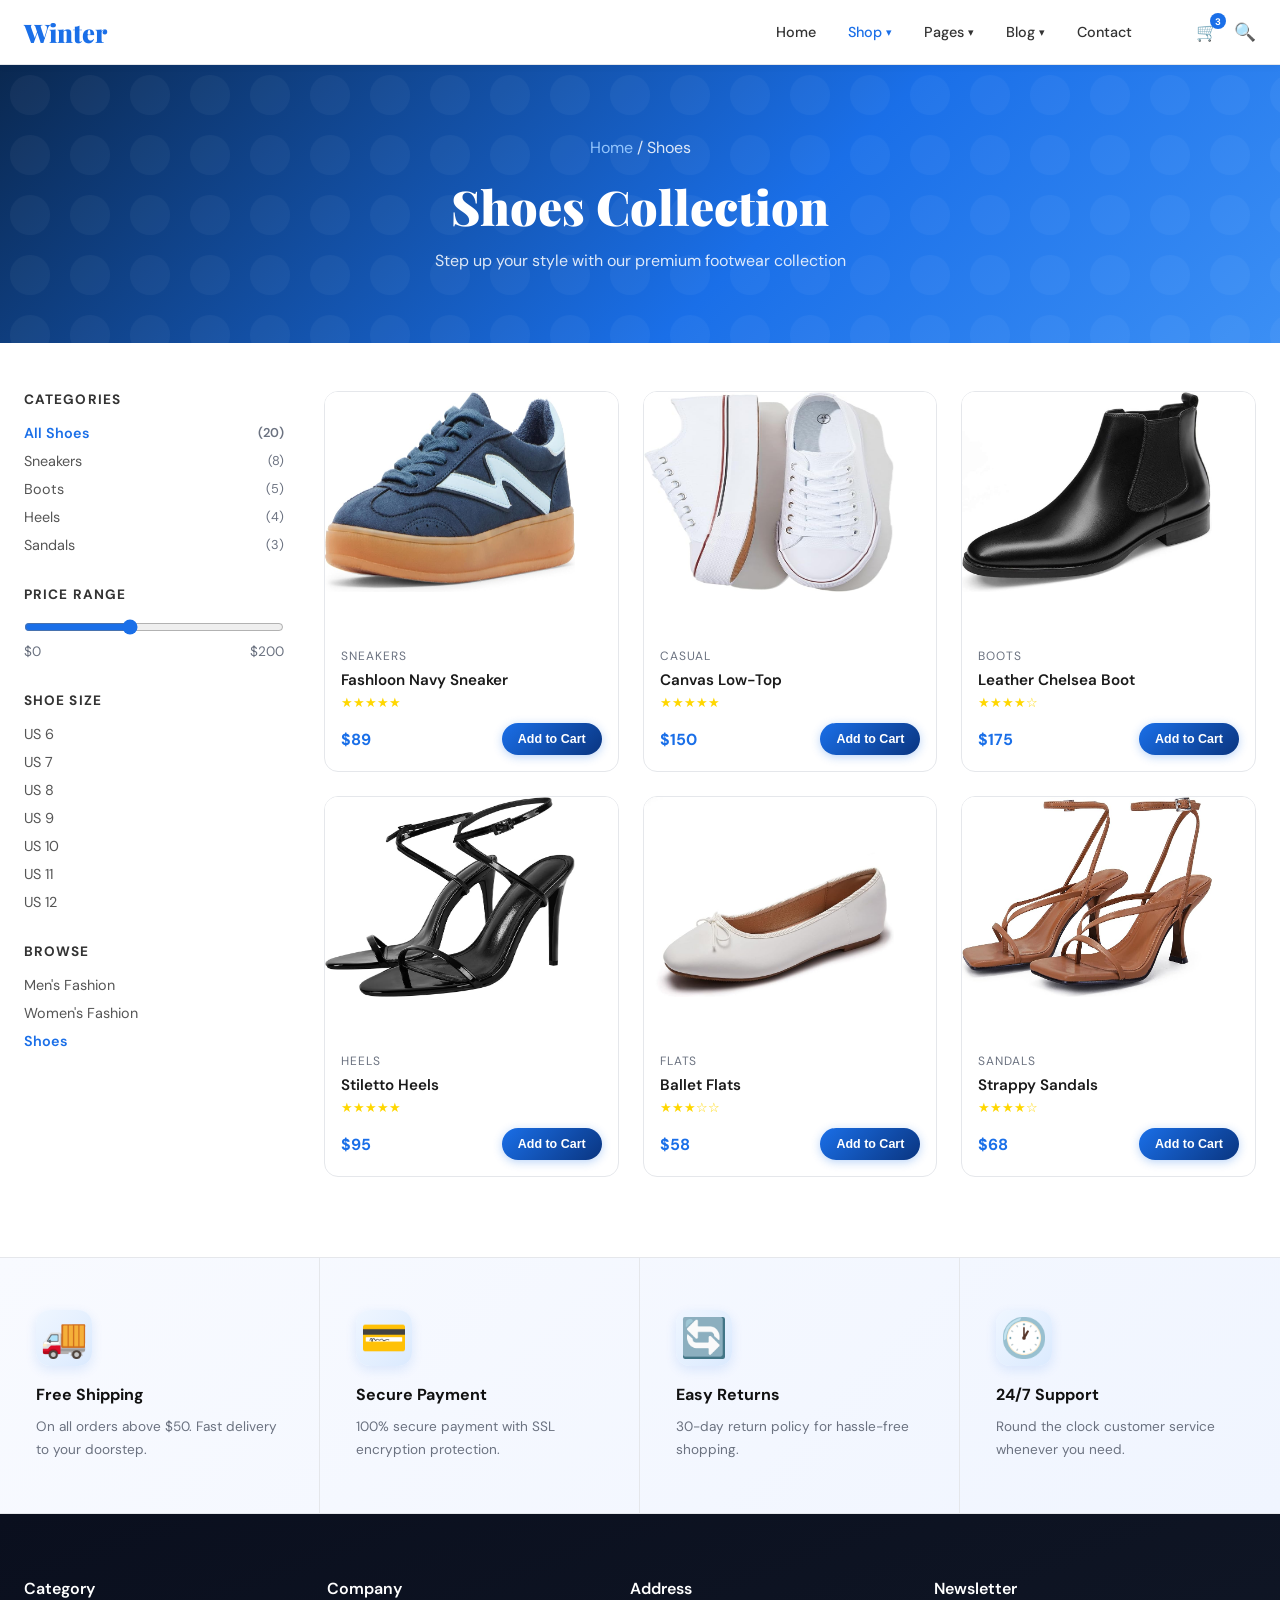
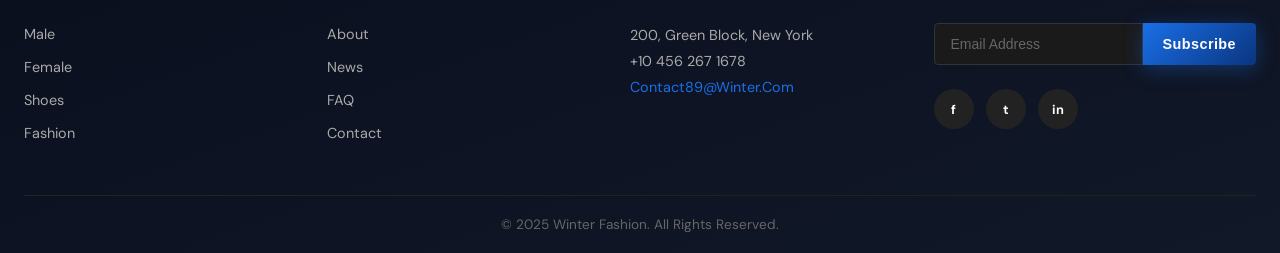
<file: Shoes.html>
<!DOCTYPE html>
<html lang="en">
<head>
<meta charset="UTF-8">
<meta name="viewport" content="width=device-width, initial-scale=1.0">
<title>Shoes – Winter</title>
<link href="https://fonts.googleapis.com/css2?family=Playfair+Display:wght@700;900&family=DM+Sans:wght@300;400;500;600&display=swap" rel="stylesheet">
<link rel="stylesheet" href="style.css">
</head>
<body>

<nav class="navbar">
  <div class="nav-container">
    <a href="index.html" class="logo">Winter</a>
    <ul class="nav-links">
      <li><a href="index.html">Home</a></li>
      <li class="dropdown">
        <a href="#" class="active">Shop <span class="arrow">▾</span></a>
        <div class="dropdown-menu">
          <a href="male.html">Shop For Male</a>
          <a href="female.html">Shop For Female</a>
          <a href="shoes.html">Shoes</a>
        </div>
      </li>
      <li class="dropdown">
        <a href="#">Pages <span class="arrow">▾</span></a>
        <div class="dropdown-menu">
          <a href="product.html">Product Details</a>
          <a href="#">Login</a>
          <a href="#">Shopping Cart</a>
          <a href="#">Checkout</a>
        </div>
      </li>
      <li class="dropdown">
        <a href="#">Blog <span class="arrow">▾</span></a>
        <div class="dropdown-menu">
          <a href="#">Latest News</a>
          <a href="#">Fashion Tips</a>
        </div>
      </li>
      <li><a href="#">Contact</a></li>
    </ul>
    <div class="nav-icons">
      <a href="#" class="cart-icon">🛒<span class="badge">3</span></a>
      <a href="#" class="search-icon">🔍</a>
    </div>
    <button class="hamburger" onclick="toggleMenu()">☰</button>
  </div>
</nav>

<section class="shop-hero">
  <p class="breadcrumb"><a href="index.html">Home</a> / Shoes</p>
  <h1>Shoes Collection</h1>
  <p>Step up your style with our premium footwear collection</p>
</section>

<div class="shop-layout">
  <aside class="sidebar">
    <div class="sidebar-section">
      <h4>Categories</h4>
      <ul>
        <li><a href="#" class="active">All Shoes <span class="count">(20)</span></a></li>
        <li><a href="#">Sneakers <span class="count">(8)</span></a></li>
        <li><a href="#">Boots <span class="count">(5)</span></a></li>
        <li><a href="#">Heels <span class="count">(4)</span></a></li>
        <li><a href="#">Sandals <span class="count">(3)</span></a></li>
      </ul>
    </div>
    <div class="sidebar-section">
      <h4>Price Range</h4>
      <div class="price-range">
        <input type="range" min="0" max="500" value="200">
        <div class="price-range-vals"><span>$0</span><span>$200</span></div>
      </div>
    </div>
    <div class="sidebar-section">
      <h4>Shoe Size</h4>
      <ul>
        <li><a href="#">US 6</a></li>
        <li><a href="#">US 7</a></li>
        <li><a href="#">US 8</a></li>
        <li><a href="#">US 9</a></li>
        <li><a href="#">US 10</a></li>
        <li><a href="#">US 11</a></li>
        <li><a href="#">US 12</a></li>
      </ul>
    </div>
    <div class="sidebar-section">
      <h4>Browse</h4>
      <ul>
        <li><a href="male.html">Men's Fashion</a></li>
        <li><a href="female.html">Women's Fashion</a></li>
        <li><a href="shoes.html" class="active">Shoes</a></li>
      </ul>
    </div>
  </aside>

  <main>
    <div class="shop-grid">
      <div class="shop-product-card" onclick="location.href='product.html'">
        <div class="product-img" style="background:#FFFFFF;">
          <img src="fashloon.png" alt="Sneakers" style="width: 250px; height: 200px;">
        </div>
        <div class="product-info">
          <p class="product-cat">Sneakers</p>
          <h3>Fashloon Navy Sneaker</h3>
          <div class="rating">★★★★★</div>
          <div class="product-footer">
            <span class="price">$89</span>
            <button class="add-btn">Add to Cart</button>
          </div>
        </div>
      </div>
      <div class="shop-product-card" onclick="location.href='product.html'">
        <div class="product-img" style="background:#FFFFFF;">
          <img src="canvas.png" alt="Canvas Shoes" style="width: 250px; height: 200px;">
        </div>
        <div class="product-info">
          <p class="product-cat">Casual</p>
          <h3>Canvas Low-Top</h3>
          <div class="rating">★★★★★</div>
          <div class="product-footer">
            <span class="price">$150</span>
            <button class="add-btn">Add to Cart</button>
          </div>
        </div>
      </div>
      <div class="shop-product-card" onclick="location.href='product.html'">
        <div class="product-img" style="background:#FFFFFF;">
          <img src="leatherchelsea.png" alt="Chelsea Boots" style="width: 250px; height: 200px;">
        </div>
        <div class="product-info">
          <p class="product-cat">Boots</p>
          <h3>Leather Chelsea Boot</h3>
          <div class="rating">★★★★☆</div>
          <div class="product-footer">
            <span class="price">$175</span>
            <button class="add-btn">Add to Cart</button>
          </div>
        </div>
      </div>
      <div class="shop-product-card" onclick="location.href='product.html'">
        <div class="product-img" style="background:#FFFFFF;">
          <img src="stilleto.png" alt="Hiking Boots" style="width: 250px; height: 200px;">
        </div>
        <div class="product-info">
          <p class="product-cat">Heels</p>
          <h3>Stiletto Heels</h3>
          <div class="rating">★★★★★</div>
          <div class="product-footer">
            <span class="price">$95</span>
            <button class="add-btn">Add to Cart</button>
          </div>
        </div>
      </div>
      <div class="shop-product-card" onclick="location.href='product.html'">
        <div class="product-img" style="background:#FFFFFF;">
          <img src="ballet.png" alt="Strappy Sandals" style="width: 250px; height: 200px;">
        </div>
        <div class="product-info">
          <p class="product-cat">Flats</p>
          <h3>Ballet Flats</h3>
          <div class="rating">★★★☆☆</div>
          <div class="product-footer">
            <span class="price">$58</span>
            <button class="add-btn">Add to Cart</button>
          </div>
        </div>
      </div>
      <div class="shop-product-card" onclick="location.href='product.html'">
        <div class="product-img" style="background:#FFFFFF;">
          <img src="strappy.png" alt="Strappy Sandals" style="width: 250px; height: 200px;">
        </div>
        <div class="product-info">
          <p class="product-cat">Sandals</p>
          <h3>Strappy Sandals</h3>
          <div class="rating">★★★★☆</div>
          <div class="product-footer">
            <span class="price">$68</span>
            <button class="add-btn">Add to Cart</button>
          </div>
        </div>
      </div>
    </div>
  </main>
</div>

<section class="features">
  <div class="feature"><div class="feature-icon">🚚</div><h4>Free Shipping</h4><p>On all orders above $50. Fast delivery to your doorstep.</p></div>
  <div class="feature"><div class="feature-icon">💳</div><h4>Secure Payment</h4><p>100% secure payment with SSL encryption protection.</p></div>
  <div class="feature"><div class="feature-icon">🔄</div><h4>Easy Returns</h4><p>30-day return policy for hassle-free shopping.</p></div>
  <div class="feature"><div class="feature-icon">🕐</div><h4>24/7 Support</h4><p>Round the clock customer service whenever you need.</p></div>
</section>

<footer class="footer">
  <div class="footer-grid">
    <div class="footer-col"><h4>Category</h4><ul><li><a href="male.html">Male</a></li><li><a href="female.html">Female</a></li><li><a href="shoes.html">Shoes</a></li><li><a href="#">Fashion</a></li></ul></div>
    <div class="footer-col"><h4>Company</h4><ul><li><a href="#">About</a></li><li><a href="#">News</a></li><li><a href="#">FAQ</a></li><li><a href="#">Contact</a></li></ul></div>
    <div class="footer-col"><h4>Address</h4><p>200, Green Block, New York</p><p>+10 456 267 1678</p><p><a href="mailto:contact@winter.com" style="color:#1a6fe8;">Contact89@Winter.Com</a></p></div>
    <div class="footer-col"><h4>Newsletter</h4><div class="newsletter"><input type="email" placeholder="Email Address"><button class="btn-primary">Subscribe</button></div><div class="social-icons"><a href="#" class="social">f</a><a href="#" class="social">t</a><a href="#" class="social">in</a></div></div>
  </div>
  <div class="footer-bottom"><p>© 2025 Winter Fashion. All Rights Reserved.</p></div>
</footer>

<script src="main.js"></script>
</body>
</html>
</file>
<file: style.css>
/* ===== RESET & BASE ===== */
*, *::before, *::after { box-sizing: border-box; margin: 0; padding: 0; }
html { scroll-behavior: smooth; }
body {
  font-family: 'DM Sans', sans-serif;
  color: #1a1a1a;
  background: #fff;
  overflow-x: hidden;
}
a { text-decoration: none; color: inherit; transition: color 0.2s; }
ul { list-style: none; }
img { max-width: 100%; display: block; }

/* ===== CSS VARIABLES ===== */
:root {
  --blue: #1a6fe8;
  --blue-dark: #145bc4;
  --black: #111;
  --gray: #6b7280;
  --light: #f3f6fb;
  --border: #e5e7eb;
  --gradient: linear-gradient(135deg, #1a6fe8 0%, #0a3580 100%);
  --shadow-md: 0 8px 32px rgba(26,111,232,0.12);
  --shadow-lg: 0 20px 60px rgba(26,111,232,0.16);
  --radius: 12px;
}

/* ===== ANIMATIONS ===== */
@keyframes fadeInUp   { from { opacity:0; transform:translateY(24px) } to { opacity:1; transform:translateY(0) } }
@keyframes slideInLeft{ from { opacity:0; transform:translateX(-24px)} to { opacity:1; transform:translateX(0)} }
@keyframes pulse      { 0%,100%{ transform:scale(1) } 50%{ transform:scale(1.04) } }
@keyframes shimmer    { 0%{ background-position:-200% center } 100%{ background-position:200% center } }
@keyframes marquee    { 0%{ transform:translateX(0) } 100%{ transform:translateX(-50%) } }
@keyframes float      { 0%,100%{ transform:translateY(0) } 50%{ transform:translateY(-8px) } }
@keyframes badgePop   { 0%{ transform:scale(0.6) } 60%{ transform:scale(1.2) } 100%{ transform:scale(1) } }

/* ===== PROMO BAR ===== */
.promo-bar {
  background: var(--gradient);
  color: #fff;
  font-size: 0.8rem;
  font-weight: 600;
  letter-spacing: 0.03em;
  overflow: hidden;
  height: 36px;
  display: flex;
  align-items: center;
}
.promo-track {
  white-space: nowrap;
  animation: marquee 28s linear infinite;
  display: inline-block;
  padding-right: 48px;
}

/* ===== NAV ENHANCEMENTS ===== */
.nav-user { font-size: 0.85rem; color: #555; font-weight: 500; }
.nav-auth-link { font-size: 0.85rem; color: var(--blue); font-weight: 700; padding: 6px 14px; border: 1.5px solid var(--blue); border-radius: 20px; transition: all 0.2s; }
.nav-auth-link:hover { background: var(--blue); color: #fff; }

/* ===== NAVBAR ===== */
.navbar {
  position: sticky; top: 0; z-index: 1000;
  background: #fff;
  border-bottom: 1px solid var(--border);
  box-shadow: 0 1px 8px rgba(0,0,0,0.06);
}
.nav-container {
  max-width: 1280px; margin: 0 auto;
  display: flex; align-items: center; gap: 40px;
  padding: 0 24px; height: 64px;
}
.logo {
  font-family: 'Playfair Display', serif;
  font-size: 1.6rem; font-weight: 900;
  color: var(--blue); flex-shrink: 0;
}
.nav-links {
  display: flex; align-items: center; gap: 32px;
  margin-left: auto;
}
.nav-links > li { position: relative; }
.nav-links > li > a {
  font-size: 0.9rem; font-weight: 500; color: #333;
  padding: 4px 0; display: flex; align-items: center; gap: 4px;
}
.nav-links > li > a:hover, .nav-links > li > a.active { color: var(--blue); }
.arrow { font-size: 0.7rem; }

/* Dropdown */
.dropdown-menu {
  display: none; position: absolute;
  top: calc(100% + 12px); left: 0;
  background: var(--blue); min-width: 180px;
  border-radius: 4px; overflow: hidden;
  box-shadow: 0 8px 24px rgba(0,0,0,0.15);
  z-index: 999;
}
.dropdown:hover .dropdown-menu { display: block; }
.dropdown-menu a {
  display: block; padding: 12px 20px;
  color: #fff; font-size: 0.875rem;
  font-weight: 500;
  border-bottom: 1px solid rgba(255,255,255,0.1);
  transition: background 0.2s;
}
.dropdown-menu a:hover { background: rgba(255,255,255,0.15); }

.nav-icons { display: flex; align-items: center; gap: 16px; margin-left: 24px; }
.cart-icon, .search-icon { position: relative; font-size: 1.1rem; cursor: pointer; }
.badge {
  position: absolute; top: -8px; right: -8px;
  background: var(--blue); color: #fff;
  border-radius: 50%; width: 16px; height: 16px;
  font-size: 0.6rem; display: flex; align-items: center; justify-content: center;
  font-weight: 700;
}
.hamburger {
  display: none; background: none; border: none;
  font-size: 1.5rem; cursor: pointer; margin-left: auto;
}

/* ===== HERO ===== */
.hero {
  background: linear-gradient(135deg, #dde8f5 0%, #e8f0fa 50%, #f0f5ff 100%);
  display: flex; align-items: center;
  min-height: 560px; overflow: hidden;
  position: relative;
}
.hero::before {
  content: '';
  position: absolute;
  width: 600px; height: 600px;
  border-radius: 50%;
  background: radial-gradient(circle, rgba(26,111,232,0.08) 0%, transparent 70%);
  top: -200px; right: 10%;
  pointer-events: none;
}
.hero-content {
  flex: 1; padding: 60px 80px;
  z-index: 1;
  animation: fadeInUp 0.7s ease;
}
.hero-sub {
  font-size: 0.85rem; color: var(--blue);
  margin-bottom: 16px; font-weight: 700;
  letter-spacing: 0.1em; text-transform: uppercase;
  display: inline-flex; align-items: center; gap: 6px;
}
.hero-title {
  font-family: 'Playfair Display', serif;
  font-size: clamp(2.8rem, 5vw, 4.2rem);
  font-weight: 900; line-height: 1.08;
  color: var(--black); margin-bottom: 20px;
}
.hero-image {
  flex: 1; position: relative;
  height: 560px; display: flex;
  align-items: flex-end; justify-content: center;
  animation: slideInLeft 0.7s ease;
}
.hero-img-placeholder {
  width: 100%; height: 100%;
  background: linear-gradient(135deg, #c9d8e8 0%, #b0c8e0 100%);
  display: flex; align-items: center; justify-content: center;
}

/* ===== BUTTONS ===== */
.btn-primary {
  display: inline-block;
  background: var(--gradient); color: #fff;
  padding: 14px 36px; font-size: 0.9rem;
  font-weight: 700; border-radius: 8px;
  border: none; cursor: pointer;
  transition: all 0.25s;
  letter-spacing: 0.03em;
  box-shadow: 0 4px 20px rgba(26,111,232,0.35);
  position: relative; overflow: hidden;
}
.btn-primary::after {
  content: '';
  position: absolute; inset: 0;
  background: linear-gradient(135deg, rgba(255,255,255,0.15) 0%, transparent 60%);
  opacity: 0; transition: opacity 0.2s;
}
.btn-primary:hover { transform: translateY(-2px); box-shadow: 0 8px 28px rgba(26,111,232,0.45); }
.btn-primary:hover::after { opacity: 1; }
.btn-primary:active { transform: translateY(0); }

/* ===== CATEGORIES ===== */
.categories {
  display: grid; grid-template-columns: repeat(3, 1fr);
  max-width: 1280px; margin: 64px auto; padding: 0 24px;
  gap: 24px;
}
.cat-card {
  position: relative; overflow: hidden;
  border-radius: 16px; cursor: pointer;
  height: 420px;
  box-shadow: 0 8px 32px rgba(0,0,0,0.08);
  transition: box-shadow 0.3s, transform 0.3s;
}
.cat-card:hover { box-shadow: 0 20px 48px rgba(0,0,0,0.15); transform: translateY(-4px); }
.cat-img {
  width: 100%; height: 100%;
  background-size: cover; background-position: center;
  transition: transform 0.5s;
}
.cat-card:hover .cat-img { transform: scale(1.07); }
.cat-img-1 { background: linear-gradient(160deg, #0a2850 0%, #1a4e96 50%, #2d78d4 100%); }
.cat-img-2 { background: linear-gradient(160deg, #f5e8e0 0%, #e8d0c0 50%, #d4b8a8 100%); }
.cat-img-3 { background: linear-gradient(160deg, #e0e8f0 0%, #c8d8e8 50%, #b0c4d8 100%); }
.cat-card::after {
  content: '';
  position: absolute; inset: 0;
  background: linear-gradient(to top, rgba(0,0,0,0.45) 0%, transparent 55%);
  transition: opacity 0.3s;
}
.cat-card:hover::after { opacity: 0.7; }
.cat-label {
  position: absolute; bottom: 28px; left: 50%; transform: translateX(-50%);
  background: rgba(255,255,255,0.97);
  backdrop-filter: blur(8px);
  padding: 14px 32px;
  font-weight: 700; font-size: 0.95rem; color: #111;
  white-space: nowrap; border-radius: 40px;
  transition: all 0.2s;
  box-shadow: 0 4px 16px rgba(0,0,0,0.12);
  z-index: 1;
}
.cat-label:hover { background: var(--blue); }
.cat-label:hover a { color: #fff; }
.cat-label a { color: #111; font-weight: 700; }

/* ===== NEW ARRIVALS ===== */
.new-arrivals {
  max-width: 1280px; margin: 0 auto 80px; padding: 0 24px;
}
.section-header {
  display: flex; align-items: center; justify-content: space-between;
  margin-bottom: 32px; flex-wrap: wrap; gap: 16px;
}
.section-header h2 {
  font-family: 'Playfair Display', serif;
  font-size: 2rem; font-weight: 700;
}
.filter-tabs { display: flex; gap: 24px; }
.tab {
  background: none; border: none; cursor: pointer;
  font-size: 0.9rem; font-weight: 500; color: #555;
  padding: 4px 0; position: relative; transition: color 0.2s;
}
.tab.active { color: var(--blue); }
.tab.active::after {
  content: ''; position: absolute; bottom: -2px; left: 0; right: 0;
  height: 2px; background: var(--blue); border-radius: 2px;
}
.tab:hover { color: var(--blue); }

.products-grid {
  display: grid;
  grid-template-columns: repeat(3, 1fr);
  gap: 0;
}
.product-card {
  position: relative; overflow: hidden;
  border: 1px solid var(--border);
  cursor: pointer; background: #fff;
  transition: box-shadow 0.2s;
}
.product-card:hover { box-shadow: 0 4px 24px rgba(0,0,0,0.1); z-index: 1; }
.product-img {
  height: 280px; object-fit: cover; width: 100%;
}
.product-info { padding: 16px 20px 20px; }
.product-cat { font-size: 0.75rem; color: var(--gray); text-transform: uppercase; letter-spacing: 0.08em; }
.product-info h3 { font-size: 1rem; font-weight: 600; margin: 6px 0 12px; }
.product-footer { display: flex; align-items: center; justify-content: space-between; }
.price { font-size: 1.1rem; font-weight: 700; color: var(--blue); }
.product-actions { display: flex; gap: 8px; }
.icon-btn {
  width: 36px; height: 36px; border-radius: 50%;
  border: 1px solid var(--border); background: #fff;
  cursor: pointer; font-size: 0.9rem;
  transition: all 0.2s; display: flex; align-items: center; justify-content: center;
}
.icon-btn:hover { background: var(--blue); border-color: var(--blue); color: #fff; }

/* Featured product overlay */
.product-card.featured .product-img { height: 100%; min-height: 340px; }
.product-overlay {
  position: absolute; inset: 0;
  background: rgba(26, 111, 232, 0.88);
  display: flex; flex-direction: column;
  align-items: center; justify-content: center;
  padding: 24px; text-align: center;
}
.product-cat-light { font-size: 0.75rem; color: rgba(255,255,255,0.8); text-transform: uppercase; letter-spacing: 0.1em; }
.product-title-light { font-size: 1.1rem; font-weight: 700; color: #fff; margin: 8px 0; }
.stars { color: #ffd700; font-size: 1rem; letter-spacing: 2px; margin: 8px 0; }
.price-light { font-size: 1.3rem; font-weight: 700; color: #fff; margin: 8px 0 16px; }
.product-actions-light { display: flex; gap: 12px; }
.icon-btn-light {
  width: 40px; height: 40px; border-radius: 50%;
  border: none; background: rgba(255,255,255,0.2);
  cursor: pointer; font-size: 1rem; color: #fff;
  transition: background 0.2s;
}
.icon-btn-light:hover { background: rgba(255,255,255,0.4); }

/* hidden */
.product-card.hidden { display: none; }

/* ===== FEATURES ===== */
.features {
  background: linear-gradient(135deg, #f8faff 0%, #f0f5ff 100%);
  display: grid; grid-template-columns: repeat(4, 1fr);
  gap: 0; border-top: 1px solid var(--border);
  border-bottom: 1px solid var(--border);
}
.feature {
  padding: 52px 36px;
  border-right: 1px solid var(--border);
  transition: background 0.3s;
  position: relative; overflow: hidden;
}
.feature::before {
  content: '';
  position: absolute; inset: 0;
  background: var(--gradient); opacity: 0;
  transition: opacity 0.3s;
}
.feature:hover::before { opacity: 0.04; }
.feature:last-child { border-right: none; }
.feature-icon {
  font-size: 2.4rem; margin-bottom: 18px;
  display: inline-flex; align-items: center; justify-content: center;
  width: 56px; height: 56px;
  background: linear-gradient(135deg, #eff6ff, #dbeafe);
  border-radius: 14px;
  box-shadow: 0 4px 12px rgba(26,111,232,0.12);
  transition: transform 0.3s;
}
.feature:hover .feature-icon { transform: scale(1.1) rotate(-4deg); }
.feature h4 { font-size: 1rem; font-weight: 700; margin-bottom: 10px; color: #111; }
.feature p { font-size: 0.85rem; color: var(--gray); line-height: 1.7; }

/* ===== FOOTER ===== */
.footer { background: linear-gradient(160deg, #0a0f1e 0%, #111827 100%); color: #fff; padding: 64px 24px 0; }
.footer-grid {
  max-width: 1280px; margin: 0 auto;
  display: grid; grid-template-columns: repeat(4, 1fr);
  gap: 40px;
}
.footer-col h4 {
  font-size: 1rem; font-weight: 600;
  margin-bottom: 24px; color: #fff;
}
.footer-col ul li { margin-bottom: 12px; }
.footer-col ul li a { color: #aaa; font-size: 0.9rem; transition: color 0.2s; }
.footer-col ul li a:hover { color: #fff; }
.footer-col p { color: #aaa; font-size: 0.9rem; line-height: 1.8; }

.newsletter { display: flex; gap: 0; margin-bottom: 24px; }
.newsletter input {
  flex: 1; padding: 12px 16px;
  border: 1px solid #333; background: #1a1a1a;
  color: #fff; font-size: 0.875rem;
  border-radius: 4px 0 0 4px; outline: none;
}
.newsletter input::placeholder { color: #666; }
.newsletter .btn-primary { border-radius: 0 4px 4px 0; padding: 12px 20px; }

.social-icons { display: flex; gap: 12px; }
.social {
  width: 40px; height: 40px; border-radius: 50%;
  background: #222; color: #fff; display: flex;
  align-items: center; justify-content: center;
  font-size: 0.8rem; font-weight: 700;
  transition: background 0.2s;
}
.social:hover { background: var(--blue); }

.footer-bottom {
  max-width: 1280px; margin: 40px auto 0;
  padding: 20px 0; border-top: 1px solid #222;
  text-align: center; color: #666; font-size: 0.85rem;
}

/* ===== SHOP PAGE HERO ===== */
.shop-hero {
  background: linear-gradient(135deg, #0a2850 0%, #1a6fe8 60%, #3b8ff5 100%);
  padding: 72px 24px;
  text-align: center;
  position: relative;
  overflow: hidden;
}
.shop-hero::before {
  content: '';
  position: absolute; inset: 0;
  background: url("data:image/svg+xml,%3Csvg width='60' height='60' viewBox='0 0 60 60' xmlns='http://www.w3.org/2000/svg'%3E%3Cg fill='none' fill-rule='evenodd'%3E%3Cg fill='%23ffffff' fill-opacity='0.04'%3E%3Ccircle cx='30' cy='30' r='20'/%3E%3C/g%3E%3C/g%3E%3C/svg%3E");
}
.shop-hero h1 {
  font-family: 'Playfair Display', serif;
  font-size: 3rem; font-weight: 900;
  margin-bottom: 12px;
  color: #fff;
  position: relative;
}
.shop-hero p { color: rgba(255,255,255,0.85); font-size: 1rem; position: relative; }
.breadcrumb { font-size: 0.85rem; color: rgba(255,255,255,0.7); margin-bottom: 16px; position: relative; }
.breadcrumb a { color: #93c5fd; }
.breadcrumb a:hover { color: #fff; }

/* ===== SHOP LAYOUT ===== */
.shop-layout {
  max-width: 1280px; margin: 48px auto 80px;
  padding: 0 24px;
  display: grid; grid-template-columns: 260px 1fr;
  gap: 40px;
}
.sidebar { position: sticky; top: 80px; align-self: start; }
.sidebar-section { margin-bottom: 32px; }
.sidebar-section h4 {
  font-size: 0.85rem; font-weight: 700;
  text-transform: uppercase; letter-spacing: 0.08em;
  margin-bottom: 16px; color: #333;
}
.sidebar-section ul li {
  margin-bottom: 10px;
}
.sidebar-section ul li a {
  font-size: 0.9rem; color: #555;
  display: flex; justify-content: space-between;
}
.sidebar-section ul li a:hover { color: var(--blue); }
.sidebar-section ul li a.active { color: var(--blue); font-weight: 600; }
.count { color: var(--gray); font-size: 0.8rem; }

.price-range { display: flex; flex-direction: column; gap: 8px; }
.price-range input[type=range] { width: 100%; accent-color: var(--blue); }
.price-range-vals { display: flex; justify-content: space-between; font-size: 0.85rem; color: var(--gray); }

.shop-grid { display: grid; grid-template-columns: repeat(3, 1fr); gap: 24px; }
.shop-product-card {
  border-radius: 14px; overflow: hidden;
  border: 1px solid var(--border);
  transition: box-shadow 0.3s, transform 0.3s;
  cursor: pointer;
  background: #fff;
}
.shop-product-card:hover { box-shadow: 0 16px 48px rgba(26,111,232,0.14); transform: translateY(-4px); }
.shop-product-card .product-img {
  height: 240px;
  overflow: hidden;
  position: relative;
  background: #f8faff;
}
.shop-product-card .product-info { padding: 16px; }
.shop-product-card .product-info h3 {
  font-size: 0.95rem; font-weight: 600; margin-bottom: 4px;
}
.shop-product-card .product-footer { display: flex; align-items: center; justify-content: space-between; margin-top: 12px; }
.shop-product-card .price { font-size: 1rem; font-weight: 700; color: var(--blue); }
.add-btn {
  background: var(--gradient); color: #fff;
  border: none; padding: 9px 16px; border-radius: 20px;
  font-size: 0.78rem; font-weight: 700; cursor: pointer;
  transition: all 0.2s;
  box-shadow: 0 2px 10px rgba(26,111,232,0.3);
}
.add-btn:hover { transform: translateY(-1px); box-shadow: 0 4px 16px rgba(26,111,232,0.4); }
.rating { color: #ffd700; font-size: 0.8rem; margin: 4px 0; }

/* ===== NEW ARRIVALS SECTION HEADER ===== */
.section-header h2 {
  font-family: 'Playfair Display', serif;
  font-size: 2rem; font-weight: 700;
  background: linear-gradient(135deg, #1a6fe8, #0a3580);
  -webkit-background-clip: text; -webkit-text-fill-color: transparent; background-clip: text;
}
.tab.active { color: var(--blue); }
.tab.active::after { content: ''; position: absolute; bottom: -2px; left: 0; right: 0; height: 2px; background: var(--gradient); border-radius: 2px; }

/* ===== PRODUCT DETAIL ===== */
.product-detail {
  max-width: 1280px; margin: 48px auto 80px;
  padding: 0 24px;
  display: grid; grid-template-columns: 1fr 1fr;
  gap: 60px; align-items: start;
}
.product-images { position: sticky; top: 80px; }
.main-image {
  width: 100%; height: 480px;
  background: var(--light); border-radius: 8px;
  display: flex; align-items: center; justify-content: center;
  font-size: 100px; margin-bottom: 16px;
}
.thumbnails { display: flex; gap: 12px; }
.thumb {
  width: 80px; height: 80px; border-radius: 4px;
  background: var(--light); border: 2px solid transparent;
  display: flex; align-items: center; justify-content: center;
  font-size: 28px; cursor: pointer; transition: border-color 0.2s;
}
.thumb.active, .thumb:hover { border-color: var(--blue); }

.product-detail-info {}
.product-detail-info h1 {
  font-family: 'Playfair Display', serif;
  font-size: 2rem; font-weight: 700; margin-bottom: 12px;
}
.detail-price {
  font-size: 1.8rem; font-weight: 700;
  color: var(--blue); margin-bottom: 20px;
}
.detail-meta { margin-bottom: 20px; border-top: 1px solid var(--border); border-bottom: 1px solid var(--border); padding: 16px 0; }
.detail-meta p { font-size: 0.9rem; color: #555; margin-bottom: 8px; display: flex; gap: 16px; }
.detail-meta span { color: var(--blue); font-weight: 500; }
.detail-desc { font-size: 0.9rem; color: #666; line-height: 1.7; margin-bottom: 28px; }

.qty-selector { display: flex; align-items: center; gap: 0; margin-bottom: 24px; width: fit-content; border: 1px solid var(--border); border-radius: 24px; overflow: hidden; }
.qty-btn {
  width: 40px; height: 40px; border: none;
  background: #fff; cursor: pointer; font-size: 1.1rem;
  font-weight: 600; color: #333; transition: background 0.2s;
}
.qty-btn:hover { background: var(--light); }
.qty-display { padding: 0 16px; font-weight: 600; font-size: 0.95rem; }

.detail-actions { display: flex; gap: 12px; align-items: center; }
.btn-add-cart {
  background: var(--gradient); color: #fff;
  border: none; padding: 16px 36px;
  border-radius: 24px; font-size: 0.9rem;
  font-weight: 700; cursor: pointer; letter-spacing: 0.05em;
  transition: all 0.25s;
  box-shadow: 0 4px 20px rgba(26,111,232,0.38);
}
.btn-add-cart:hover { transform: translateY(-2px); box-shadow: 0 8px 28px rgba(26,111,232,0.48); }
.btn-wishlist {
  width: 48px; height: 48px; border-radius: 50%;
  border: 1px solid var(--border); background: #fff;
  cursor: pointer; font-size: 1.2rem; display: flex;
  align-items: center; justify-content: center;
  transition: all 0.2s;
}
.btn-wishlist:hover { background: var(--blue); border-color: var(--blue); color: #fff; }

/* Tabs */
.product-tabs { max-width: 1280px; margin: 0 auto 80px; padding: 0 24px; }
.tab-buttons { display: flex; gap: 8px; margin-bottom: 32px; }
.tab-btn {
  padding: 10px 24px; border-radius: 24px;
  border: 1px solid var(--border); background: #fff;
  font-size: 0.9rem; font-weight: 500; cursor: pointer;
  transition: all 0.2s; color: #555;
}
.tab-btn.active { background: var(--blue); color: #fff; border-color: var(--blue); }
.tab-content { display: none; }
.tab-content.active { display: block; }
.reviews-section { display: grid; grid-template-columns: 1fr 2fr 1fr; gap: 32px; }
.overall-box { background: var(--light); border-radius: 8px; padding: 32px; text-align: center; }
.overall-score { font-size: 3rem; font-weight: 900; color: var(--blue); }
.star-breakdown { }
.star-row { display: flex; align-items: center; gap: 8px; margin-bottom: 8px; font-size: 0.85rem; color: #555; }
.star-bar { flex: 1; height: 6px; background: var(--border); border-radius: 3px; overflow: hidden; }
.star-fill { height: 100%; background: #ffd700; border-radius: 3px; }
.add-review h3 { font-size: 1.1rem; font-weight: 700; margin-bottom: 16px; }
.review-form { display: flex; flex-direction: column; gap: 12px; }
.review-form input, .review-form textarea {
  padding: 10px 14px; border: 1px solid var(--border);
  border-radius: 4px; font-size: 0.875rem; font-family: inherit; outline: none;
}
.review-form input:focus, .review-form textarea:focus { border-color: var(--blue); }
.review-form textarea { resize: vertical; min-height: 80px; }

/* ===== RESPONSIVE ===== */
@media (max-width: 1024px) {
  .shop-grid { grid-template-columns: repeat(2, 1fr); }
  .features { grid-template-columns: repeat(2, 1fr); }
  .features .feature:nth-child(2) { border-right: none; }
  .features .feature:nth-child(3) { border-right: 1px solid var(--border); }
  .reviews-section { grid-template-columns: 1fr 1fr; }
}

@media (max-width: 768px) {
  .nav-links, .nav-icons { display: none; }
  .hamburger { display: block; }
  .nav-links.open {
    display: flex; flex-direction: column;
    position: absolute; top: 64px; left: 0; right: 0;
    background: #fff; padding: 16px 24px;
    border-bottom: 1px solid var(--border);
    box-shadow: 0 8px 16px rgba(0,0,0,0.08);
    z-index: 999;
  }
  .hero { flex-direction: column; }
  .hero-content { padding: 40px 24px; }
  .hero-image { width: 100%; height: 200px; }
  .categories { grid-template-columns: 1fr; }
  .products-grid { grid-template-columns: repeat(2, 1fr); }
  .shop-layout { grid-template-columns: 1fr; }
  .sidebar { position: static; }
  .shop-grid { grid-template-columns: 1fr; }
  .footer-grid { grid-template-columns: 1fr 1fr; }
  .product-detail { grid-template-columns: 1fr; }
  .product-images { position: static; }
  .features { grid-template-columns: 1fr 1fr; }
  .reviews-section { grid-template-columns: 1fr; }
}

@media (max-width: 480px) {
  .products-grid { grid-template-columns: 1fr; }
  .footer-grid { grid-template-columns: 1fr; }
  .features { grid-template-columns: 1fr; }
  .feature { border-right: none !important; border-bottom: 1px solid var(--border); }
}
</file>
